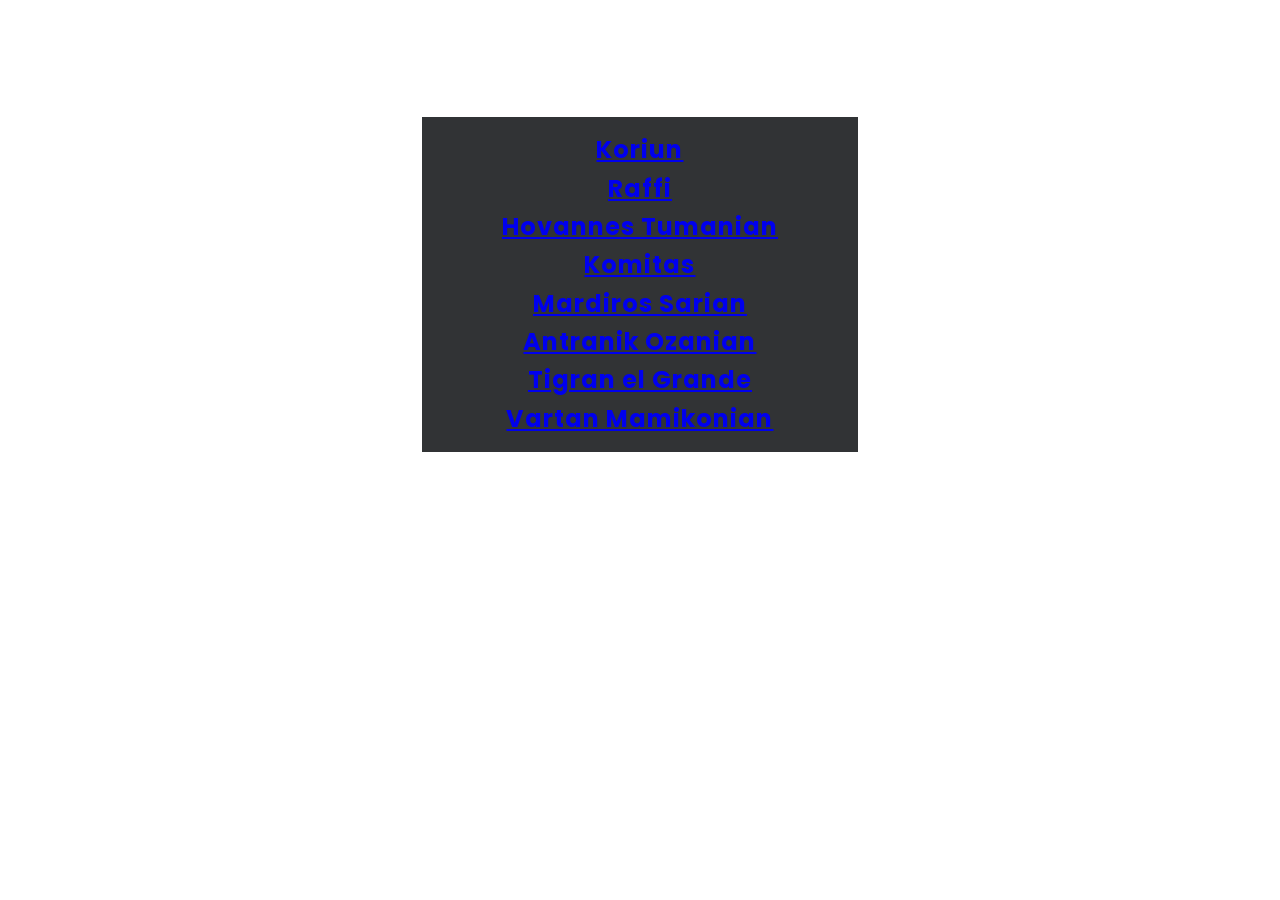
<file: index.html>
<!DOCTYPE html>
<html lang="en">
<head>
    <meta charset="UTF-8">
    <meta name="viewport" content="width=device-width, initial-scale=1.0">
    <title>Document</title>
    <link rel="stylesheet" href="style.css">
    <link rel="preconnect" href="https://fonts.googleapis.com">
<link rel="preconnect" href="https://fonts.gstatic.com" crossorigin>
<link href="https://fonts.googleapis.com/css2?family=EB+Garamond:ital,wght@0,400..800;
1,400..800&family=Google+Sans:ital,opsz,wght@0,17..18,400..700;1,17..18,400..700&family=Lato:ital,
wght@0,100;0,300;0,400;0,700;0,900;1,100;1,300;1,400;1,700;1,900&family=Oswald:wght@200..700&family=Passion+One:wght@400;700;900&family=Poppins:ital,wght@0,100;0,200;0,300;0,400;0,500;0,600;0,700;0,800;0,900;1,100;1,200;1,300;1,400;1,500;1,600;1,700;1,800;1,900&display=swap" rel="stylesheet">
</head>
<body>
    
<main>

    <div class="main-container">

            <div class="subtontainer">
            
                    


                    <div class="main-tittle">

                        <a href="index-koriun.html"><div class="main-tittle-center"><h3>Koriun </h3></div></a>
                        <a href="index-raffi.html"><div class="main-tittle-center"><h3>Raffi </h3></div></a>
                        <a href="index-tumanian.html"><div class="main-tittle-center"><h3>Hovannes Tumanian </h3></div></a>
                        <a href="index-komitas.html"><div class="main-tittle-center"><h3>Komitas </h3></div></a>
                        <a href="index-sarian.html"><div class="main-tittle-center"><h3>Mardiros Sarian </h3></div></a>
                        <a href="index-antranik.html"><div class="main-tittle-center"><h3>Antranik Ozanian</h3></div></a>
                        <a href="index-antranik.html"><div class="main-tittle-center"><h3>Tigran el Grande</h3></div></a>
                        <a href="index-antranik.html"><div class="main-tittle-center"><h3>Vartan Mamikonian</h3></div></a>

                    

                       

            </div> 

            

    </div>


       
</main>

</body>
</html>
</file>
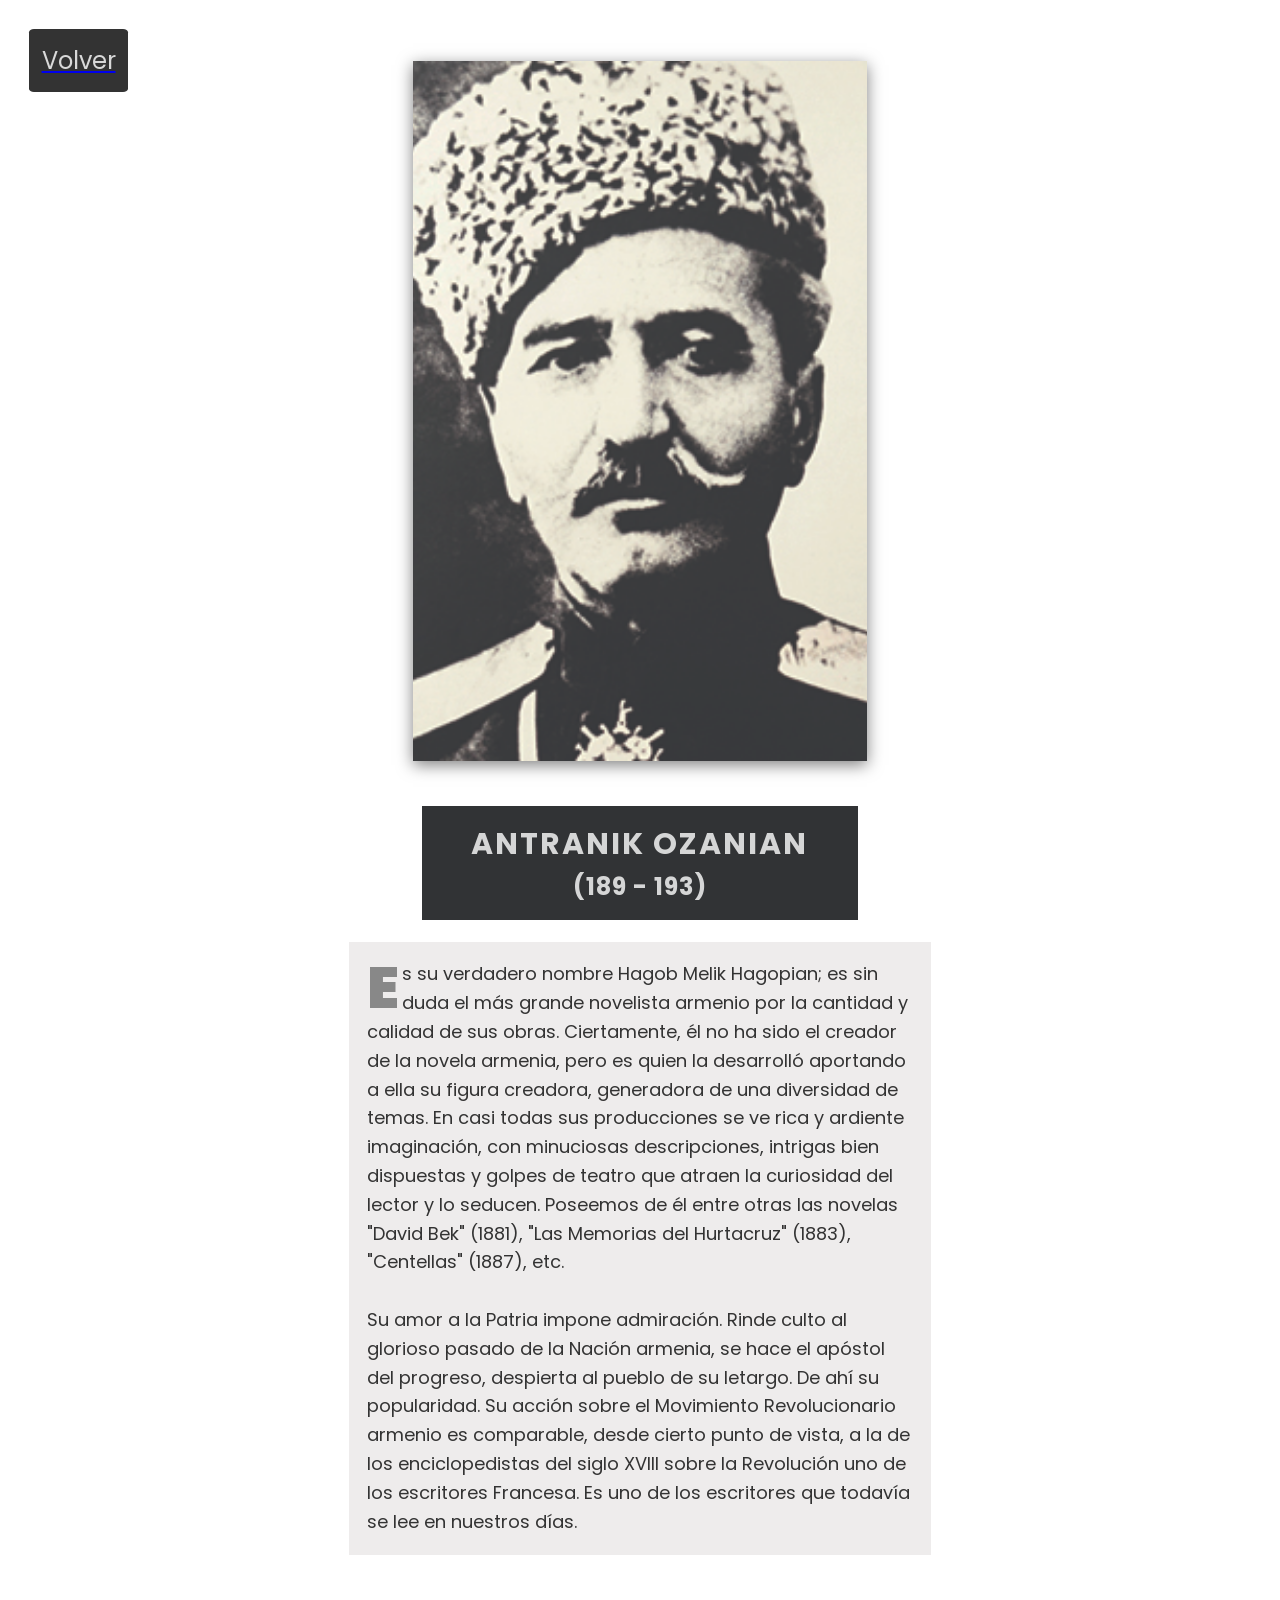
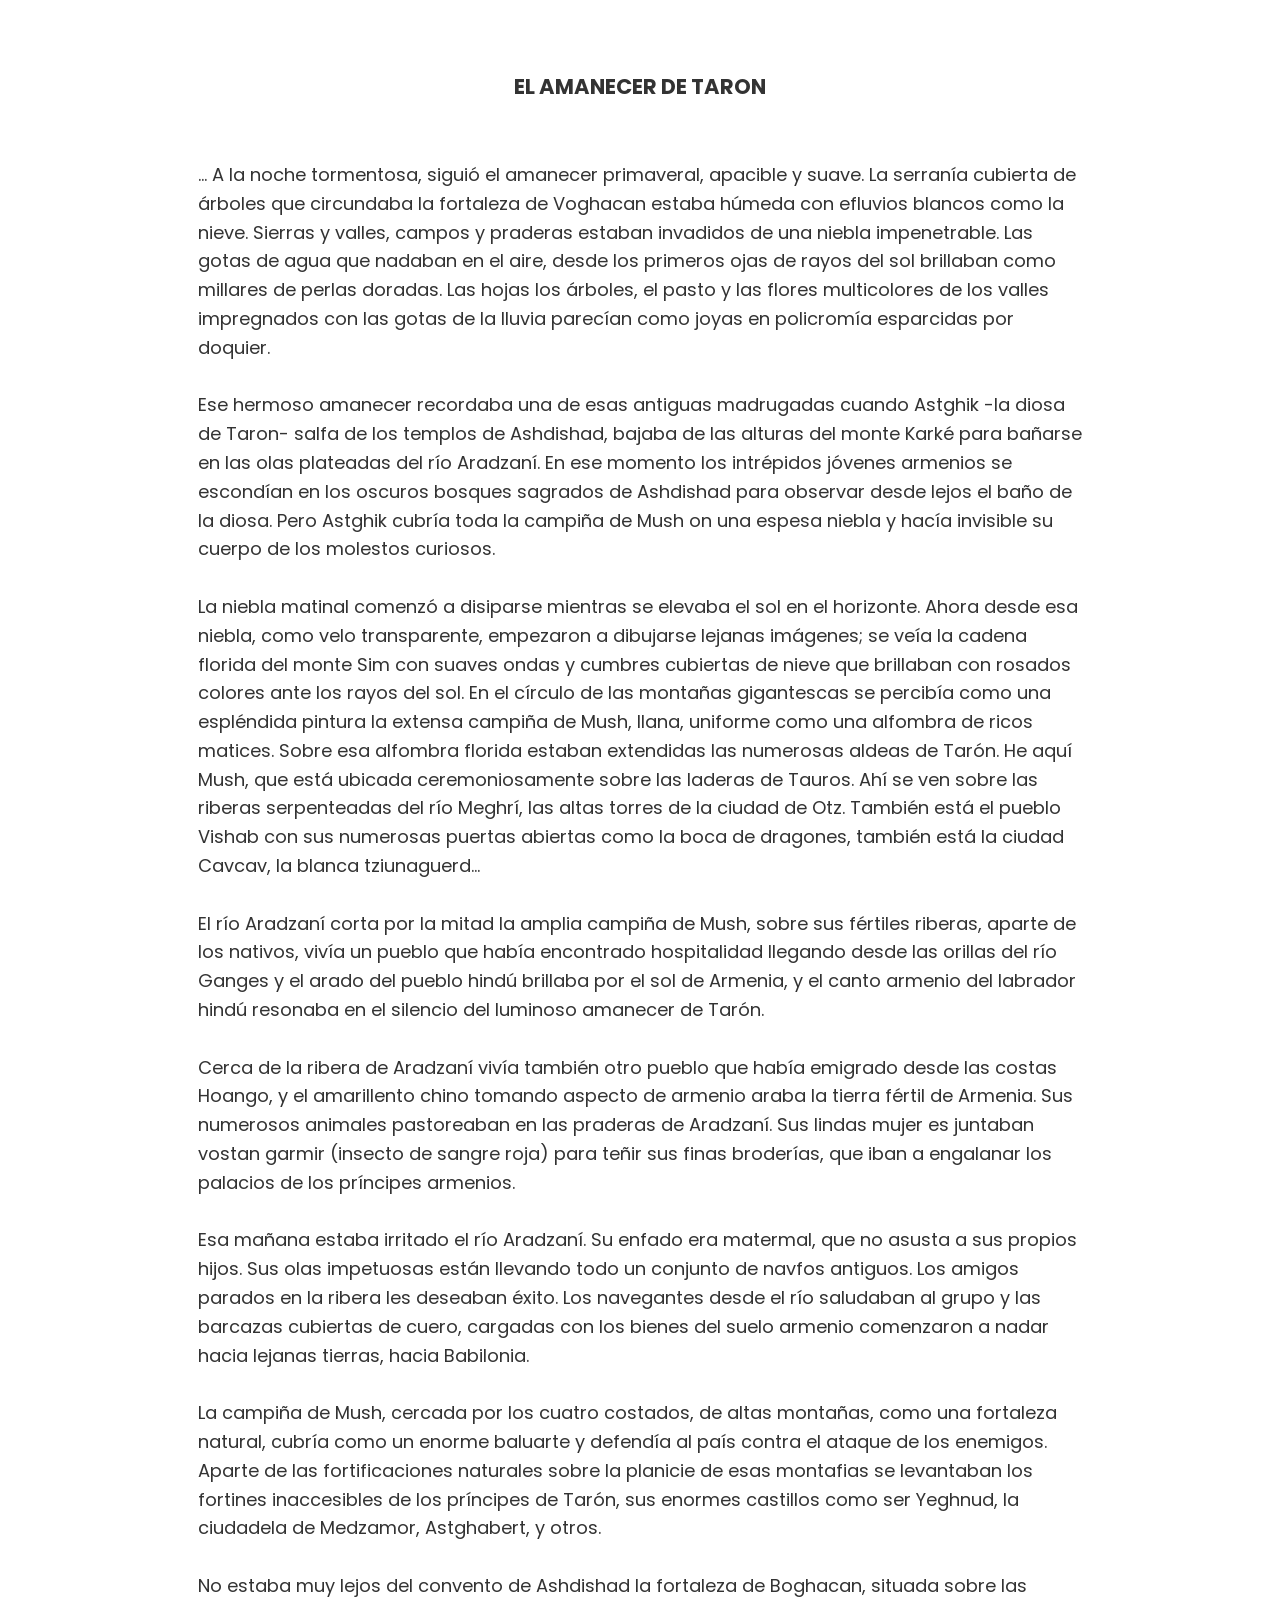
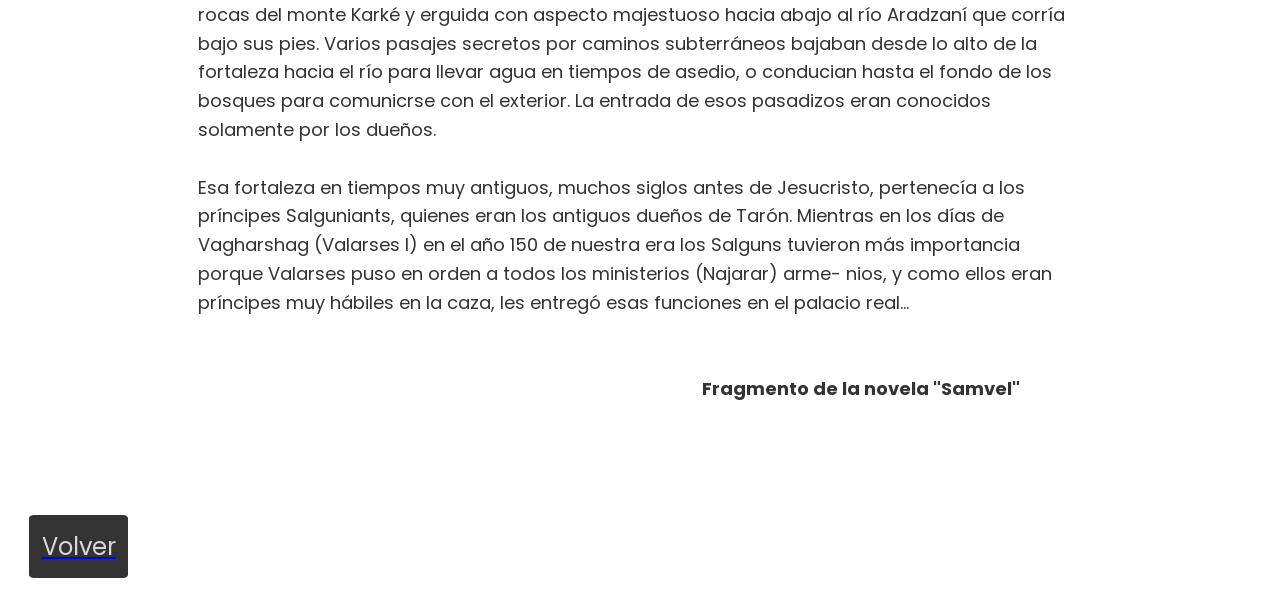
<file: index-antranik.html>
<!DOCTYPE html>
<html lang="en">
<head>
    <meta charset="UTF-8">
    <meta name="viewport" content="width=device-width, initial-scale=1.0">
    <title>Document</title>
    <link rel="stylesheet" href="style-antranik.css">
    <link rel="preconnect" href="https://fonts.googleapis.com">
<link rel="preconnect" href="https://fonts.gstatic.com" crossorigin>
<link href="https://fonts.googleapis.com/css2?family=EB+Garamond:ital,wght@0,400..800;
1,400..800&family=Google+Sans:ital,opsz,wght@0,17..18,400..700;1,17..18,400..700&family=Lato:ital,
wght@0,100;0,300;0,400;0,700;0,900;1,100;1,300;1,400;1,700;1,900&family=Oswald:wght@200..700&family=Passion+One:wght@400;700;900&family=Poppins:ital,wght@0,100;0,200;0,300;0,400;0,500;0,600;0,700;0,800;0,900;1,100;1,200;1,300;1,400;1,500;1,600;1,700;1,800;1,900&display=swap" rel="stylesheet">
</head>
<body>
    
<main>

    <div class="main-container">

                    <div class="container-return">

                         <div class="return"><a href="index.html"><p>Volver</p></a></div>

                    </div>

                 <div class="subtontainer">

                
            
                    <div class="main-picture">

                        <img src="img/Antranik.jpg" alt="">

                    </div>


                    <div class="main-tittle">

                        <div class="main-tittle-center"><h1>ANTRANIK OZANIAN</h1></div> 
                        <div class="main-tittle-center"><h3><span>(189 - 193)</span> </h3></div>

                    </div>

                
                    <div class="main-text">


                             <p>Es su verdadero nombre Hagob Melik Hagopian; es sin duda el más grande novelista armenio
                                 por la cantidad y calidad de sus obras. Ciertamente, él no ha sido el creador de la
                                  novela armenia, pero es quien la desarrolló aportando a ella su figura creadora, generadora
                                de una diversidad de temas. En casi todas sus producciones se ve rica y ardiente imaginación,
                                con minuciosas descripciones, intrigas bien dispuestas y golpes de teatro que atraen la
                                 curiosidad del lector y lo seducen. Poseemos de él entre otras las novelas "David Bek" (1881),
                                "Las Memorias del Hurtacruz" (1883), "Centellas" (1887), etc. <br><br>Su amor a la Patria impone
                                admiración. Rinde culto al glorioso pasado de la Nación armenia, se hace el apóstol del
                                progreso, despierta al pueblo de su letargo. De ahí su popularidad. Su acción sobre el Movimiento
                                 Revolucionario armenio es comparable, desde cierto punto de vista, a la de los enciclopedistas
                                del siglo XVIII sobre la Revolución uno de los escritores Francesa. Es uno de los escritores que
                                 todavía se lee en nuestros días.</p>

                    </div>       

            </div> 

            <div class="text"><h3>EL AMANECER DE TARON</h3><br><br>
                
            <p>... A la noche tormentosa, siguió el amanecer primaveral, apacible y suave. La serranía cubierta de
                 árboles que circundaba la fortaleza de Voghacan estaba húmeda con efluvios blancos como la nieve.
                  Sierras y valles, campos y praderas estaban invadidos de una niebla impenetrable. Las gotas de
                   agua que nadaban en el aire, desde los primeros ojas de rayos del sol brillaban como millares
                    de perlas doradas. Las hojas los árboles, el pasto y las flores multicolores de los valles
                     impregnados con las gotas de la lluvia parecían como joyas en policromía esparcidas por
                      doquier.<br><br> 
                    Ese hermoso amanecer recordaba una de esas antiguas madrugadas cuando Astghik -la
                     diosa de Taron- salfa de los templos de Ashdishad, bajaba de las alturas del monte
                      Karké para bañarse en las olas plateadas del río Aradzaní. En ese momento los
                       intrépidos jóvenes armenios se escondían en los oscuros bosques sagrados de
                        Ashdishad para observar desde lejos el baño de la diosa. Pero Astghik cubría toda
                         la campiña de Mush on una espesa niebla y hacía invisible su cuerpo de los
                          molestos curiosos.<br><br>
                        La niebla matinal comenzó a disiparse mientras se elevaba el sol en el horizonte.
                         Ahora desde esa niebla, como velo transparente, empezaron a dibujarse lejanas
                          imágenes; se veía la cadena florida del monte Sim con suaves ondas y cumbres
                           cubiertas de nieve que brillaban con rosados colores ante los rayos del sol.
                            En el círculo de las montañas gigantescas se percibía como una espléndida
                             pintura la extensa campiña de Mush, llana, uniforme como una alfombra de
                              ricos matices. Sobre esa alfombra florida estaban extendidas las numerosas
                               aldeas de Tarón. He aquí Mush, que está ubicada ceremoniosamente sobre las
                                laderas de Tauros. Ahí se ven sobre las riberas serpenteadas del río
                                 Meghrí, las altas torres de la ciudad de Otz. También está el pueblo
                                  Vishab con sus numerosas puertas abiertas como la boca de dragones,
                                   también está la ciudad Cavcav, la blanca tziunaguerd...<br><br>
                                   El río Aradzaní corta por la mitad la amplia campiña de Mush, sobre
                                    sus fértiles riberas, aparte de los nativos, vivía un pueblo que había
                                     encontrado hospitalidad llegando desde las orillas del río Ganges
                                      y el arado del pueblo hindú brillaba por el sol de Armenia, y el
                                       canto armenio del labrador hindú resonaba en el silencio del
                                        luminoso amanecer de Tarón.<br><br>
                                        Cerca de la ribera de Aradzaní vivía también otro pueblo que había
                                         emigrado desde las costas Hoango, y el amarillento chino tomando
                                          aspecto de armenio araba la tierra fértil de Armenia. Sus numerosos
                                           animales pastoreaban en las praderas de Aradzaní. Sus lindas mujer
                                           es juntaban vostan garmir (insecto de sangre roja) para teñir sus
                                            finas broderías, que iban a engalanar los palacios de los
                                             príncipes armenios.<br><br>
                                             Esa mañana estaba irritado el río Aradzaní. Su enfado era
                                              matermal, que no asusta a sus propios hijos. Sus olas
                                               impetuosas están llevando todo un conjunto de navfos
                                                antiguos. Los amigos parados en la ribera les deseaban
                                                 éxito. Los navegantes desde el río saludaban al grupo
                                                  y las barcazas cubiertas de cuero, cargadas con los
                                                   bienes del suelo armenio comenzaron a nadar hacia
                                                    lejanas tierras, hacia Babilonia.<br><br>
                                                    La campiña de Mush, cercada por los cuatro costados,
                                                     de altas montañas, como una fortaleza natural, cubría como
                                                      un enorme baluarte y defendía al país contra el ataque de
                                                       los enemigos. Aparte de las fortificaciones naturales
                                                        sobre la planicie de esas montafias se levantaban los fortines
                                                         inaccesibles de los príncipes de Tarón, sus enormes castillos
                                                          como ser Yeghnud, la ciudadela de Medzamor, Astghabert, y otros.<br><br>
                                                          No estaba muy lejos del convento de Ashdishad la fortaleza de Boghacan,
                                                           situada sobre las rocas del monte Karké y erguida con aspecto majestuoso
                                                            hacia abajo al río Aradzaní que corría bajo sus pies. Varios pasajes
                                                             secretos por caminos subterráneos bajaban desde lo alto de la fortaleza
                                                              hacia el río para llevar agua en tiempos de asedio, o conducian hasta
                                                               el fondo de los bosques para comunicrse con el exterior. La entrada de
                                                                esos pasadizos eran conocidos solamente por los dueños.<br><br>
                                                                Esa fortaleza en tiempos muy antiguos, muchos siglos antes de Jesucristo,
                                                                 pertenecía a los príncipes Salguniants, quienes eran los antiguos dueños de Tarón.
                                                                  Mientras en los días de Vagharshag (Valarses I) en el año 150 de nuestra era los
                                                                   Salguns tuvieron más importancia porque Valarses puso en orden a todos los
                                                                    ministerios (Najarar) arme- nios, y como ellos eran príncipes muy hábiles en la
                                                                     caza, les entregó esas funciones en el palacio real...
                                                                    </p><br><br>
                                                                    <h5>Fragmento de la novela "Samvel"</h5>
            </div>

                            <div class="container-return">

                         <div class="return"><a href="index.html"><p>Volver</p></a></div>

                    </div>

    </div>


       
</main>

</body>
</html>
</file>
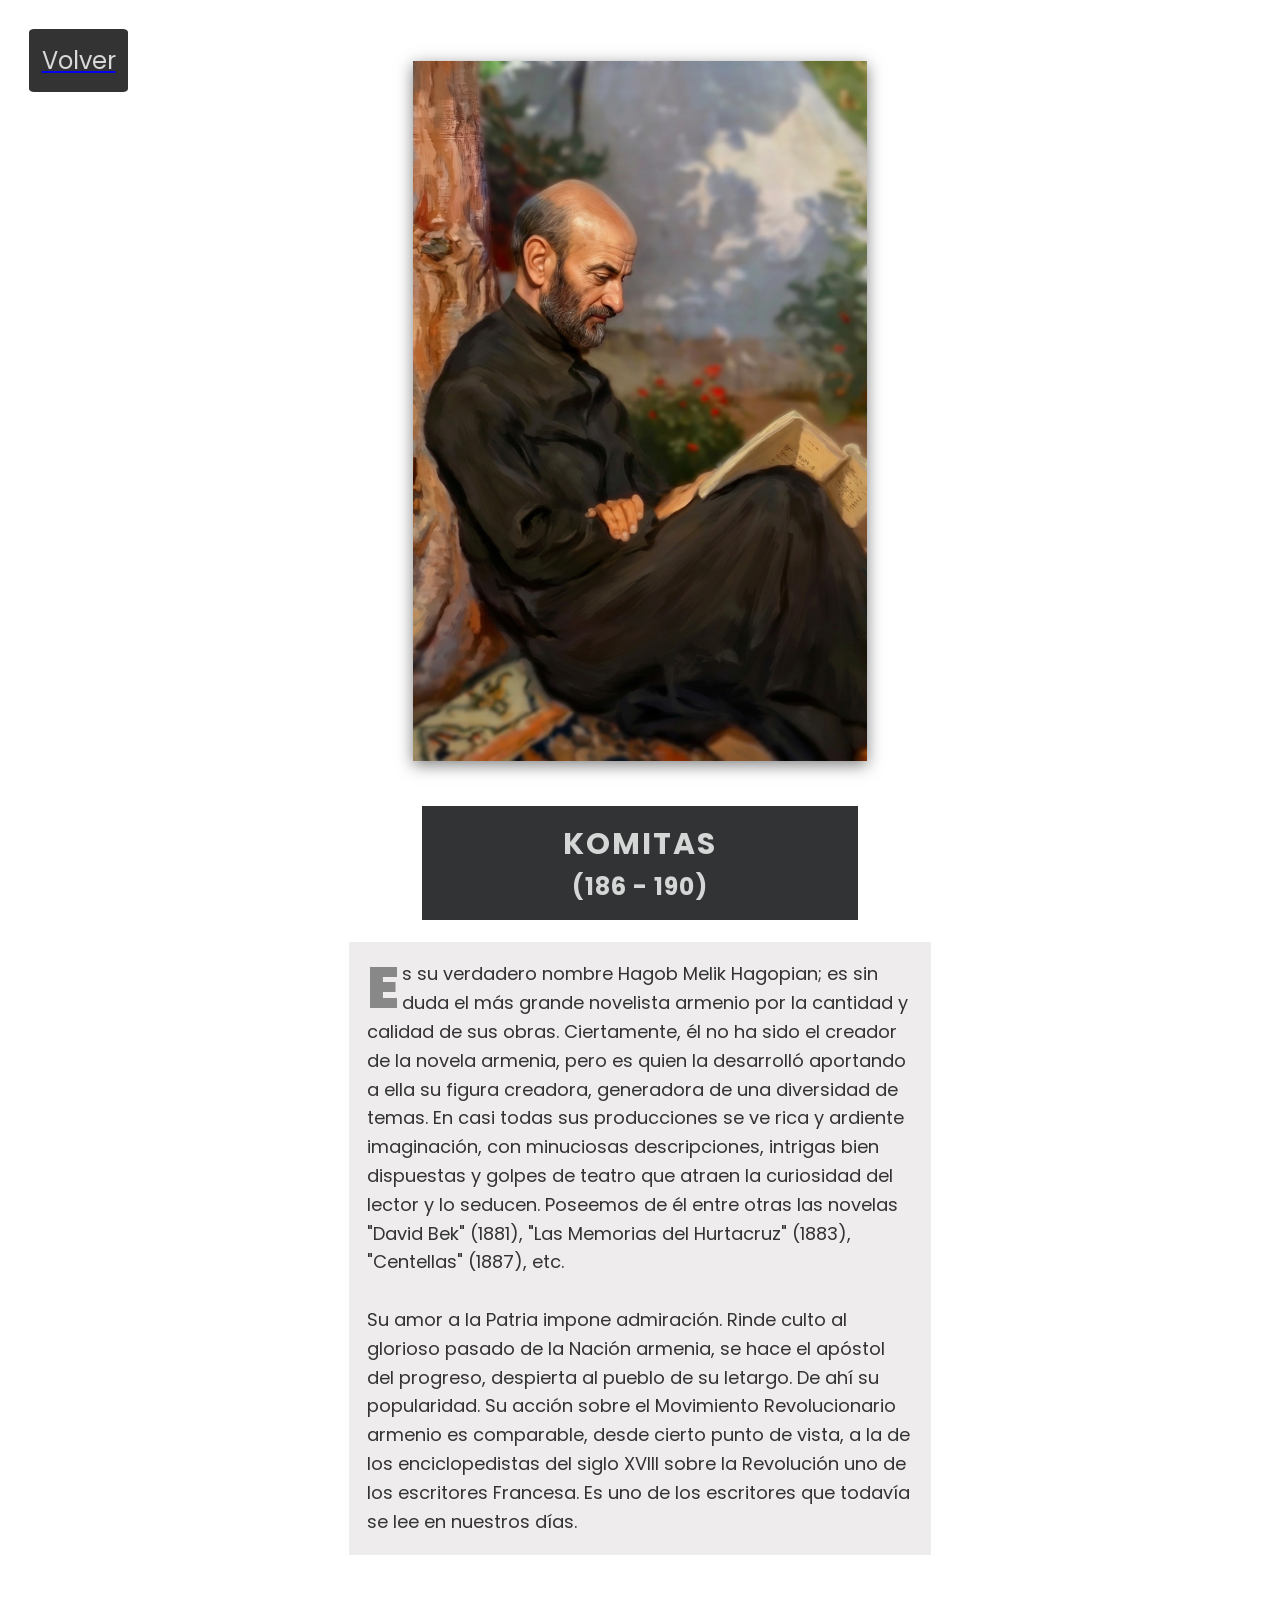
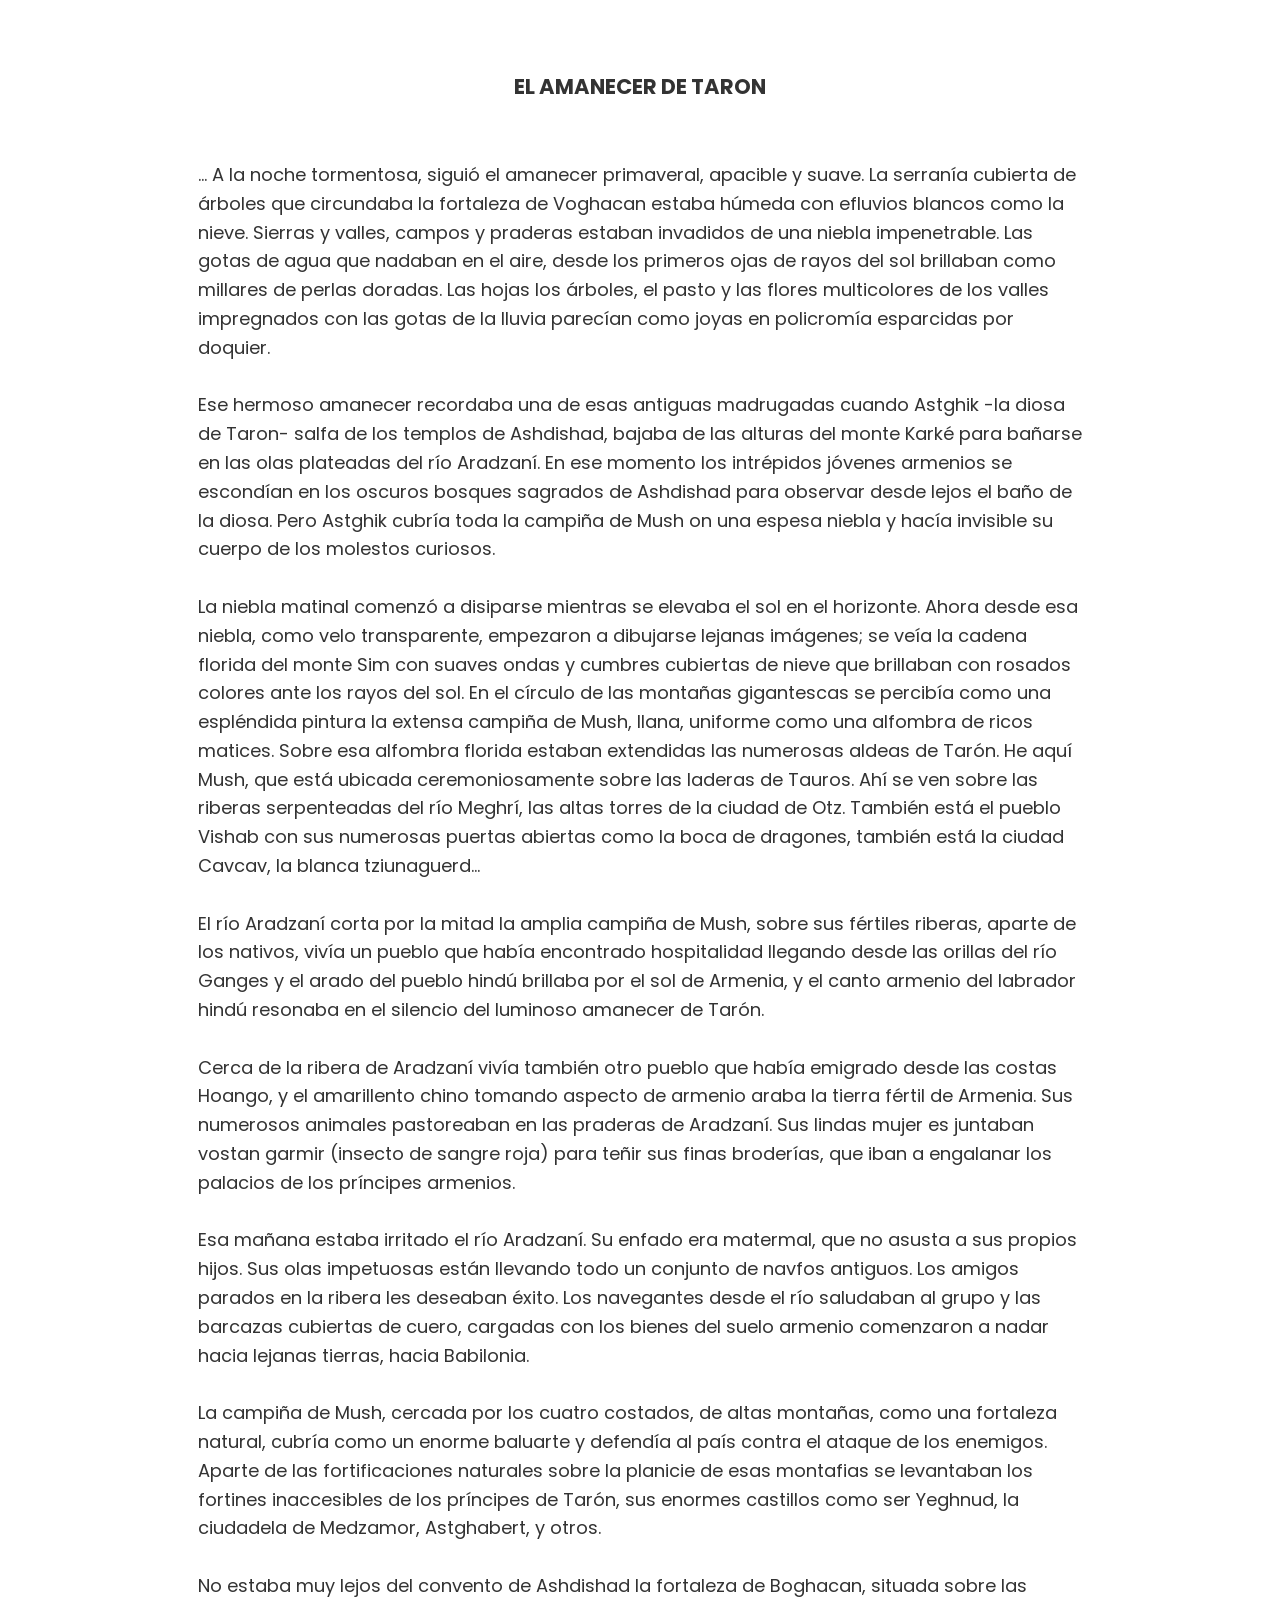
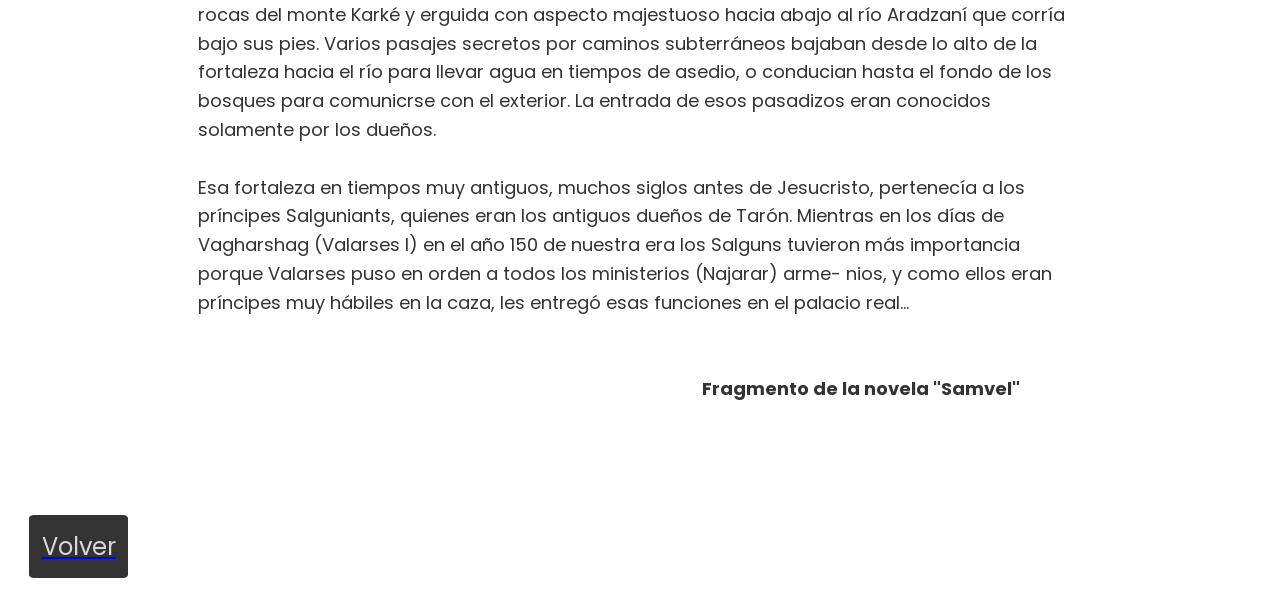
<file: index-komitas.html>
<!DOCTYPE html>
<html lang="en">
<head>
    <meta charset="UTF-8">
    <meta name="viewport" content="width=device-width, initial-scale=1.0">
    <title>Document</title>
    <link rel="stylesheet" href="style-komitas.css">
    <link rel="preconnect" href="https://fonts.googleapis.com">
<link rel="preconnect" href="https://fonts.gstatic.com" crossorigin>
<link href="https://fonts.googleapis.com/css2?family=EB+Garamond:ital,wght@0,400..800;
1,400..800&family=Google+Sans:ital,opsz,wght@0,17..18,400..700;1,17..18,400..700&family=Lato:ital,
wght@0,100;0,300;0,400;0,700;0,900;1,100;1,300;1,400;1,700;1,900&family=Oswald:wght@200..700&family=Passion+One:wght@400;700;900&family=Poppins:ital,wght@0,100;0,200;0,300;0,400;0,500;0,600;0,700;0,800;0,900;1,100;1,200;1,300;1,400;1,500;1,600;1,700;1,800;1,900&display=swap" rel="stylesheet">
</head>
<body>
    
<main>

    <div class="main-container">

                    <div class="container-return">

                         <div class="return"><a href="index.html"><p>Volver</p></a></div>

                    </div>

                 <div class="subtontainer">

                
            
                    <div class="main-picture">

                        <img src="img/Komitas.jpg" alt="">

                    </div>


                    <div class="main-tittle">

                        <div class="main-tittle-center"><h1>KOMITAS</h1></div> 
                        <div class="main-tittle-center"><h3><span>(186 - 190)</span> </h3></div>

                    </div>

                
                    <div class="main-text">


                             <p>Es su verdadero nombre Hagob Melik Hagopian; es sin duda el más grande novelista armenio
                                 por la cantidad y calidad de sus obras. Ciertamente, él no ha sido el creador de la
                                  novela armenia, pero es quien la desarrolló aportando a ella su figura creadora, generadora
                                de una diversidad de temas. En casi todas sus producciones se ve rica y ardiente imaginación,
                                con minuciosas descripciones, intrigas bien dispuestas y golpes de teatro que atraen la
                                 curiosidad del lector y lo seducen. Poseemos de él entre otras las novelas "David Bek" (1881),
                                "Las Memorias del Hurtacruz" (1883), "Centellas" (1887), etc. <br><br>Su amor a la Patria impone
                                admiración. Rinde culto al glorioso pasado de la Nación armenia, se hace el apóstol del
                                progreso, despierta al pueblo de su letargo. De ahí su popularidad. Su acción sobre el Movimiento
                                 Revolucionario armenio es comparable, desde cierto punto de vista, a la de los enciclopedistas
                                del siglo XVIII sobre la Revolución uno de los escritores Francesa. Es uno de los escritores que
                                 todavía se lee en nuestros días.</p>

                    </div>       

            </div> 

            <div class="text"><h3>EL AMANECER DE TARON</h3><br><br>
                
            <p>... A la noche tormentosa, siguió el amanecer primaveral, apacible y suave. La serranía cubierta de
                 árboles que circundaba la fortaleza de Voghacan estaba húmeda con efluvios blancos como la nieve.
                  Sierras y valles, campos y praderas estaban invadidos de una niebla impenetrable. Las gotas de
                   agua que nadaban en el aire, desde los primeros ojas de rayos del sol brillaban como millares
                    de perlas doradas. Las hojas los árboles, el pasto y las flores multicolores de los valles
                     impregnados con las gotas de la lluvia parecían como joyas en policromía esparcidas por
                      doquier.<br><br> 
                    Ese hermoso amanecer recordaba una de esas antiguas madrugadas cuando Astghik -la
                     diosa de Taron- salfa de los templos de Ashdishad, bajaba de las alturas del monte
                      Karké para bañarse en las olas plateadas del río Aradzaní. En ese momento los
                       intrépidos jóvenes armenios se escondían en los oscuros bosques sagrados de
                        Ashdishad para observar desde lejos el baño de la diosa. Pero Astghik cubría toda
                         la campiña de Mush on una espesa niebla y hacía invisible su cuerpo de los
                          molestos curiosos.<br><br>
                        La niebla matinal comenzó a disiparse mientras se elevaba el sol en el horizonte.
                         Ahora desde esa niebla, como velo transparente, empezaron a dibujarse lejanas
                          imágenes; se veía la cadena florida del monte Sim con suaves ondas y cumbres
                           cubiertas de nieve que brillaban con rosados colores ante los rayos del sol.
                            En el círculo de las montañas gigantescas se percibía como una espléndida
                             pintura la extensa campiña de Mush, llana, uniforme como una alfombra de
                              ricos matices. Sobre esa alfombra florida estaban extendidas las numerosas
                               aldeas de Tarón. He aquí Mush, que está ubicada ceremoniosamente sobre las
                                laderas de Tauros. Ahí se ven sobre las riberas serpenteadas del río
                                 Meghrí, las altas torres de la ciudad de Otz. También está el pueblo
                                  Vishab con sus numerosas puertas abiertas como la boca de dragones,
                                   también está la ciudad Cavcav, la blanca tziunaguerd...<br><br>
                                   El río Aradzaní corta por la mitad la amplia campiña de Mush, sobre
                                    sus fértiles riberas, aparte de los nativos, vivía un pueblo que había
                                     encontrado hospitalidad llegando desde las orillas del río Ganges
                                      y el arado del pueblo hindú brillaba por el sol de Armenia, y el
                                       canto armenio del labrador hindú resonaba en el silencio del
                                        luminoso amanecer de Tarón.<br><br>
                                        Cerca de la ribera de Aradzaní vivía también otro pueblo que había
                                         emigrado desde las costas Hoango, y el amarillento chino tomando
                                          aspecto de armenio araba la tierra fértil de Armenia. Sus numerosos
                                           animales pastoreaban en las praderas de Aradzaní. Sus lindas mujer
                                           es juntaban vostan garmir (insecto de sangre roja) para teñir sus
                                            finas broderías, que iban a engalanar los palacios de los
                                             príncipes armenios.<br><br>
                                             Esa mañana estaba irritado el río Aradzaní. Su enfado era
                                              matermal, que no asusta a sus propios hijos. Sus olas
                                               impetuosas están llevando todo un conjunto de navfos
                                                antiguos. Los amigos parados en la ribera les deseaban
                                                 éxito. Los navegantes desde el río saludaban al grupo
                                                  y las barcazas cubiertas de cuero, cargadas con los
                                                   bienes del suelo armenio comenzaron a nadar hacia
                                                    lejanas tierras, hacia Babilonia.<br><br>
                                                    La campiña de Mush, cercada por los cuatro costados,
                                                     de altas montañas, como una fortaleza natural, cubría como
                                                      un enorme baluarte y defendía al país contra el ataque de
                                                       los enemigos. Aparte de las fortificaciones naturales
                                                        sobre la planicie de esas montafias se levantaban los fortines
                                                         inaccesibles de los príncipes de Tarón, sus enormes castillos
                                                          como ser Yeghnud, la ciudadela de Medzamor, Astghabert, y otros.<br><br>
                                                          No estaba muy lejos del convento de Ashdishad la fortaleza de Boghacan,
                                                           situada sobre las rocas del monte Karké y erguida con aspecto majestuoso
                                                            hacia abajo al río Aradzaní que corría bajo sus pies. Varios pasajes
                                                             secretos por caminos subterráneos bajaban desde lo alto de la fortaleza
                                                              hacia el río para llevar agua en tiempos de asedio, o conducian hasta
                                                               el fondo de los bosques para comunicrse con el exterior. La entrada de
                                                                esos pasadizos eran conocidos solamente por los dueños.<br><br>
                                                                Esa fortaleza en tiempos muy antiguos, muchos siglos antes de Jesucristo,
                                                                 pertenecía a los príncipes Salguniants, quienes eran los antiguos dueños de Tarón.
                                                                  Mientras en los días de Vagharshag (Valarses I) en el año 150 de nuestra era los
                                                                   Salguns tuvieron más importancia porque Valarses puso en orden a todos los
                                                                    ministerios (Najarar) arme- nios, y como ellos eran príncipes muy hábiles en la
                                                                     caza, les entregó esas funciones en el palacio real...
                                                                    </p><br><br>
                                                                    <h5>Fragmento de la novela "Samvel"</h5>
            </div>
            
                <div class="container-return">

                         <div class="return"><a href="index.html"><p>Volver</p></a></div>

                    </div>

    </div>


       
</main>

</body>
</html>
</file>
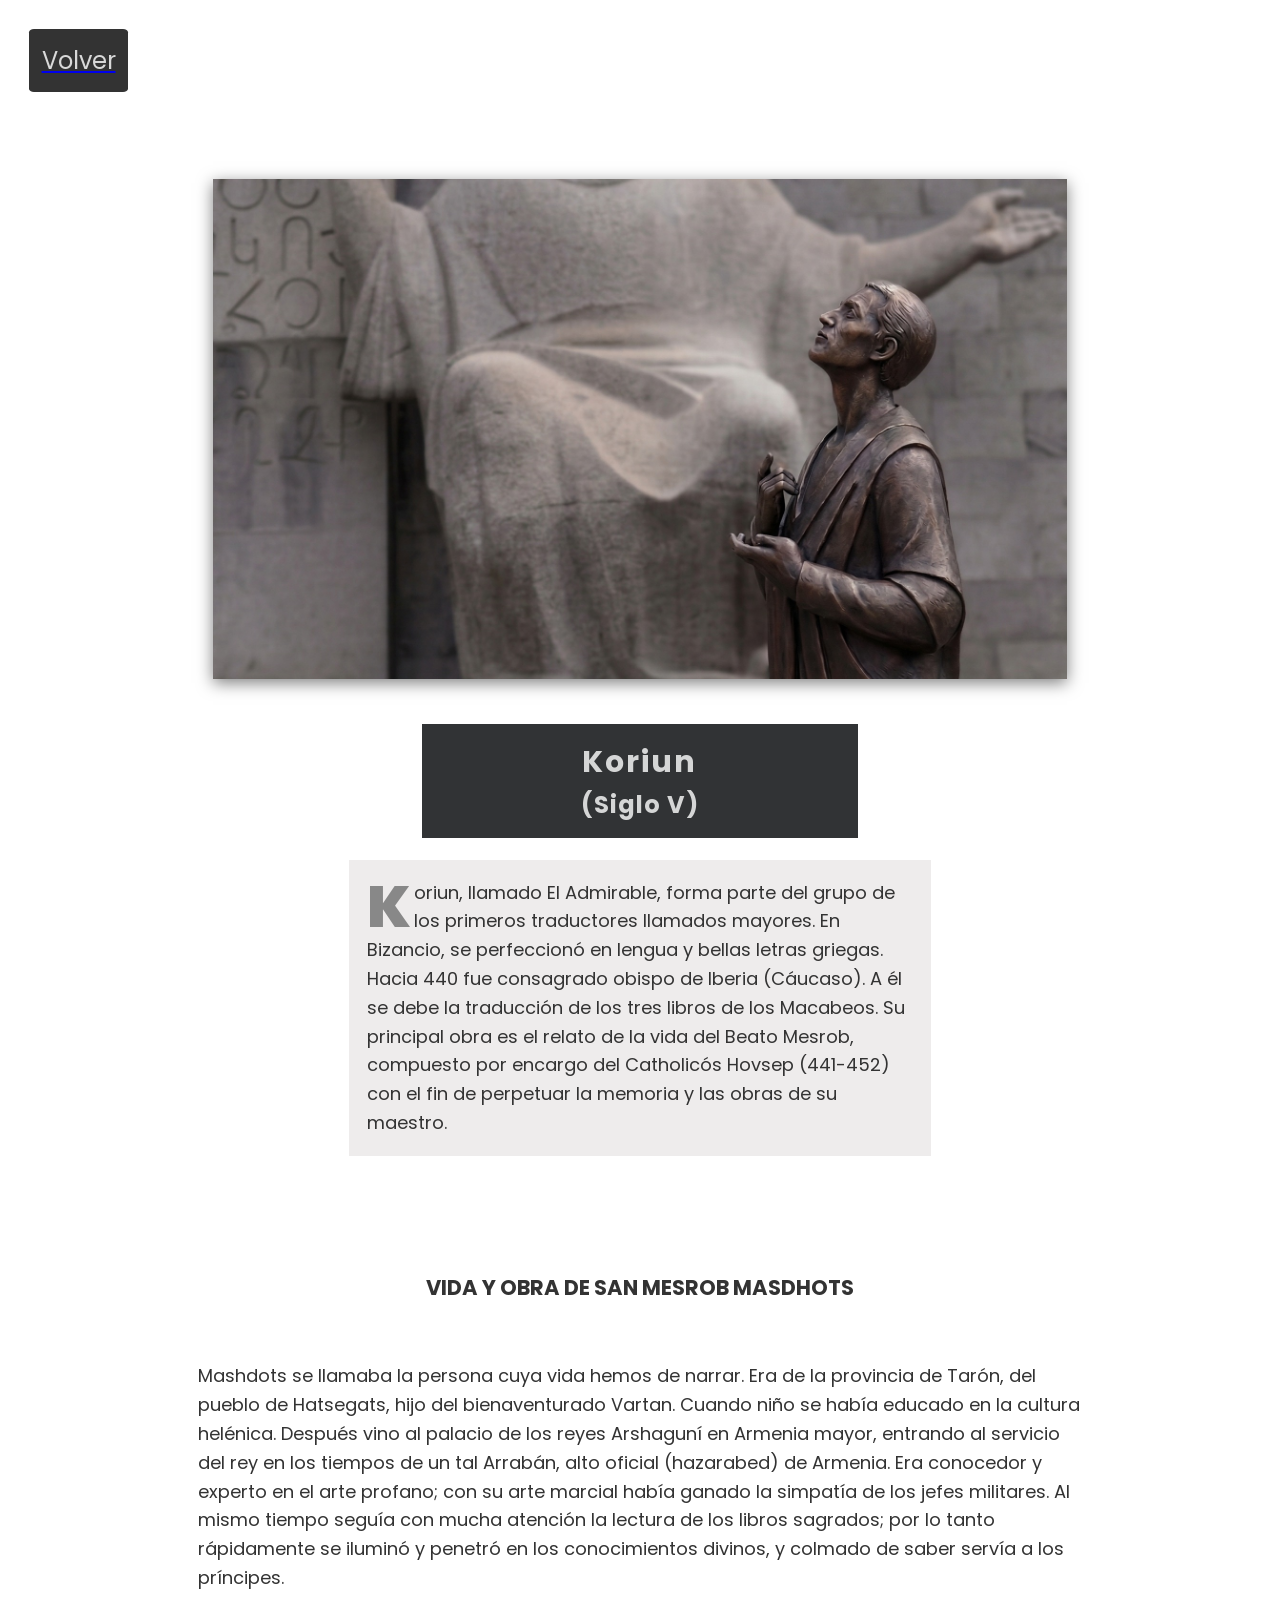
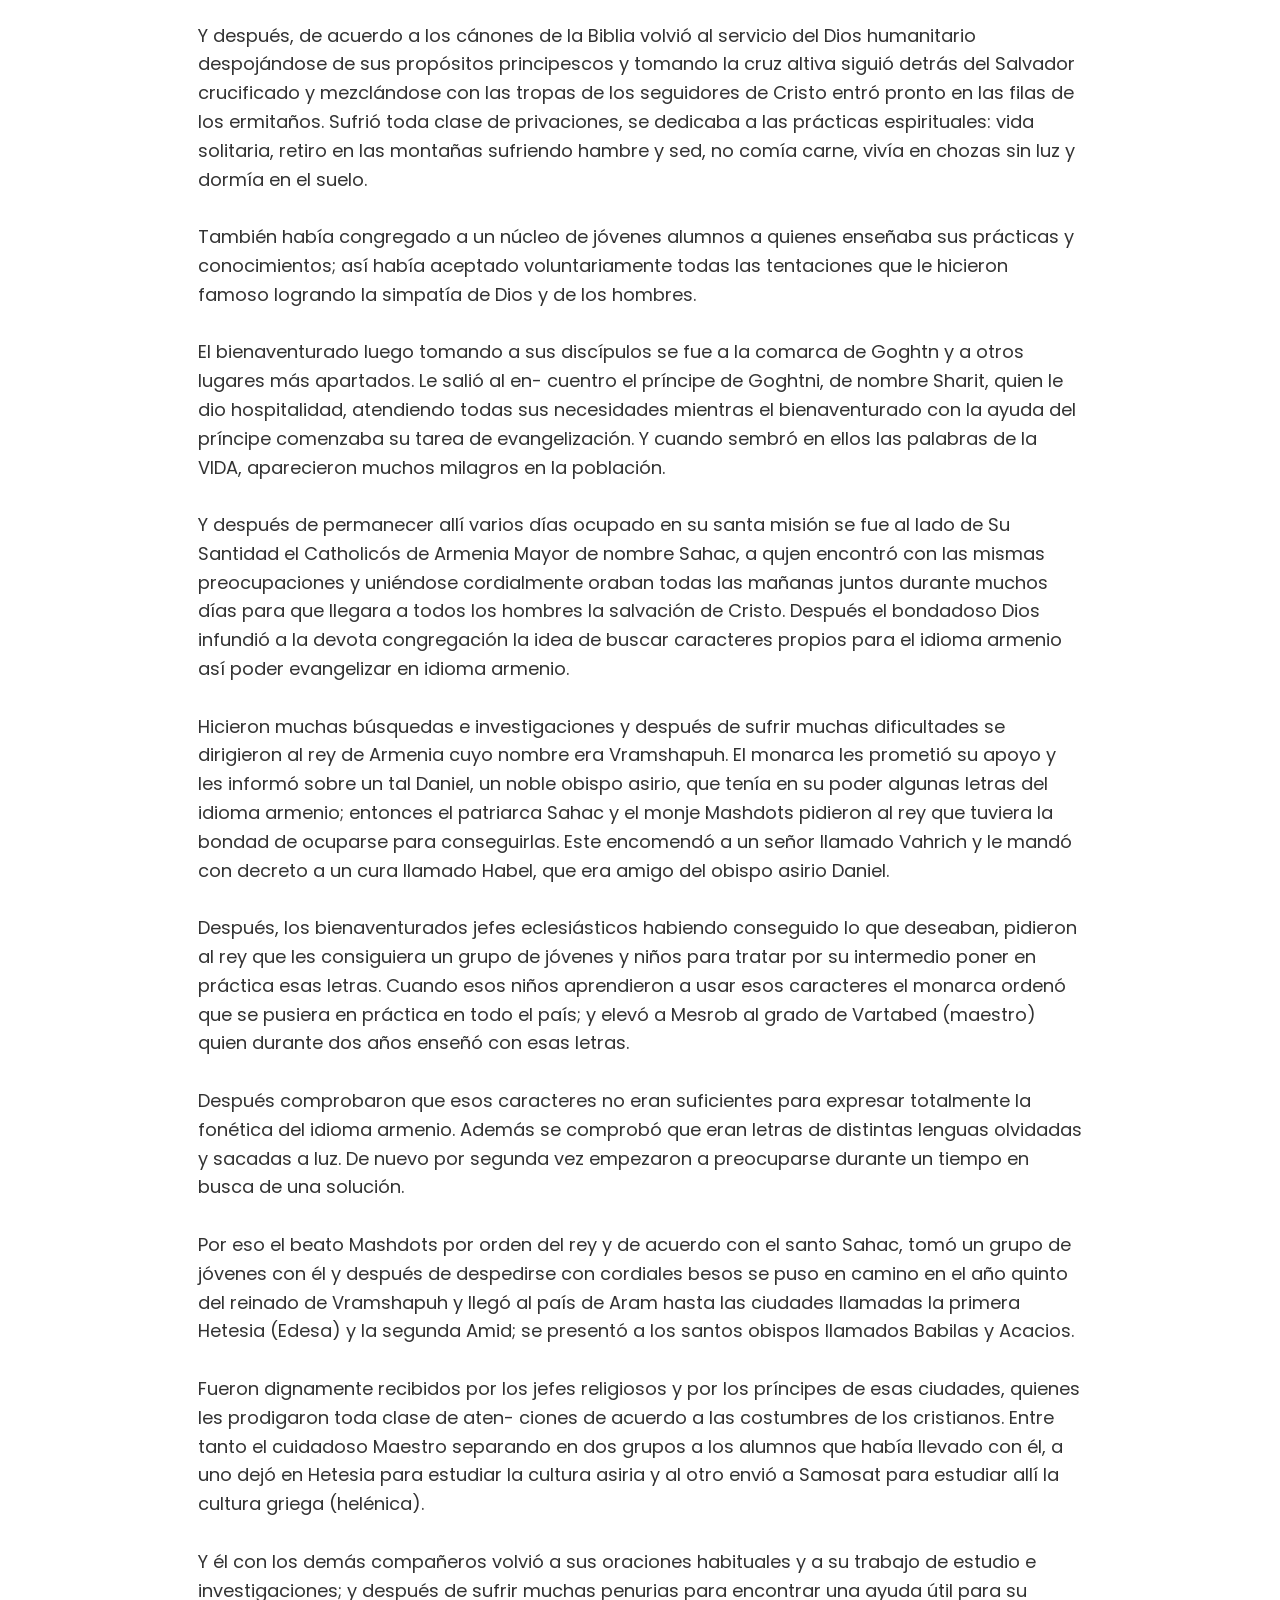
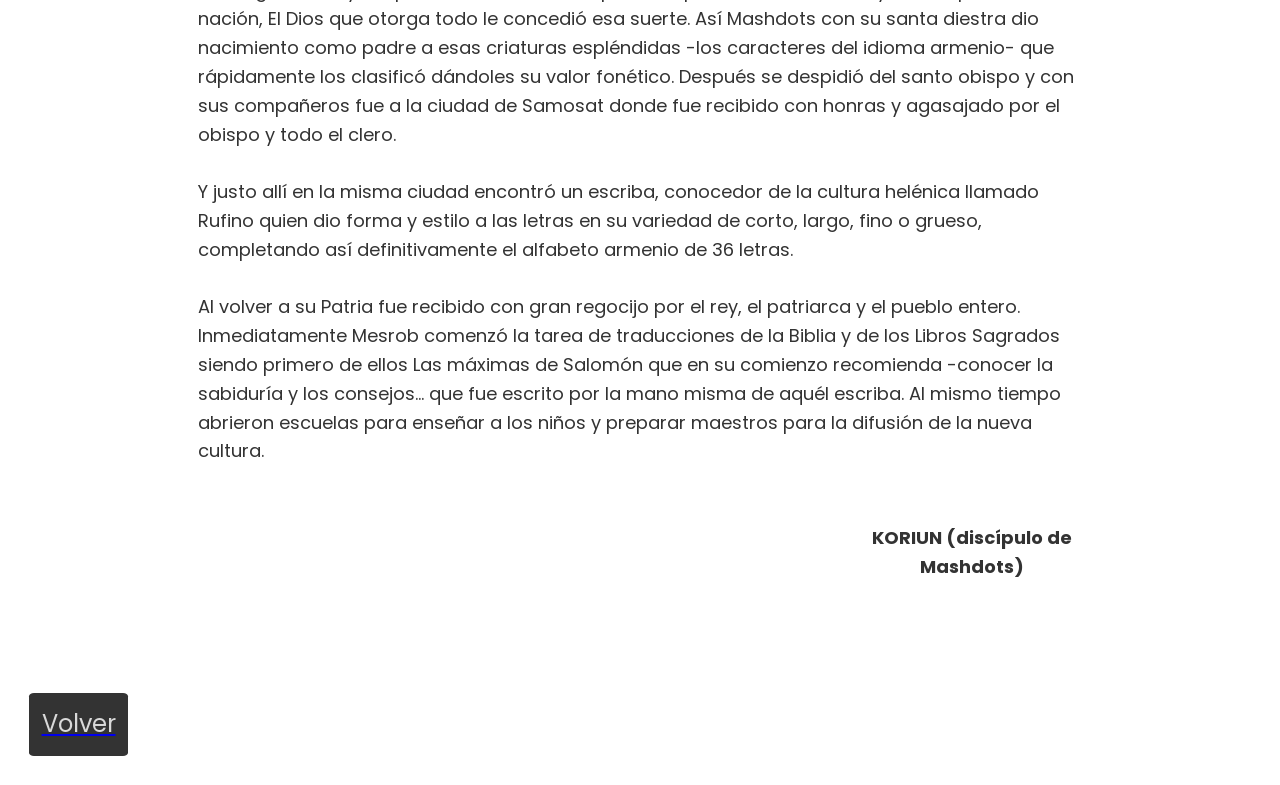
<file: index-koriun.html>
<!DOCTYPE html>
<html lang="en">
<head>
    <meta charset="UTF-8">
    <meta name="viewport" content="width=device-width, initial-scale=1.0">
    <title>Document</title>
    <link rel="stylesheet" href="style-koriun.css">
    <link rel="preconnect" href="https://fonts.googleapis.com">
<link rel="preconnect" href="https://fonts.gstatic.com" crossorigin>
<link href="https://fonts.googleapis.com/css2?family=EB+Garamond:ital,wght@0,400..800;
1,400..800&family=Google+Sans:ital,opsz,wght@0,17..18,400..700;1,17..18,400..700&family=Lato:ital,
wght@0,100;0,300;0,400;0,700;0,900;1,100;1,300;1,400;1,700;1,900&family=Oswald:wght@200..700&family=Passion+One:wght@400;700;900&family=Poppins:ital,wght@0,100;0,200;0,300;0,400;0,500;0,600;0,700;0,800;0,900;1,100;1,200;1,300;1,400;1,500;1,600;1,700;1,800;1,900&display=swap" rel="stylesheet">
</head>
<body>
    
<main>

    <div class="main-container">

                            <div class="container-return">

                         <div class="return"><a href="index.html"><p>Volver</p></a></div>

                    </div>

            <div class="subtontainer">
            
                    <div class="main-picture">

                        <img src="img/Koriun2.jpg" alt="">

                    </div>


                    <div class="main-tittle">

                        <div class="main-tittle-center"><h1>Koriun </h1></div> 
                        <div class="main-tittle-center"><h3><span>(Siglo V)</span> </h3></div>

                    </div>

                
                    <div class="main-text">


                             <p>Koriun, llamado El Admirable, forma parte del grupo de los primeros traductores llamados mayores. 
                                En Bizancio, se perfeccionó en lengua y bellas letras griegas. Hacia 440 fue consagrado obispo de 
                                Iberia (Cáucaso). A él se debe la traducción de los tres libros de los Macabeos. Su principal obra
                                 es el relato de la vida del Beato Mesrob, compuesto por encargo del Catholicós Hovsep (441-452) 
                                con el fin de perpetuar la memoria y las obras de su maestro.</p>

                    </div>       

            </div> 

            <div class="text"><h3>VIDA Y OBRA DE SAN MESROB MASDHOTS</h3><br><br>
                
            <p>Mashdots se llamaba la persona cuya vida hemos de narrar. Era de la provincia de Tarón, del
              pueblo de Hatsegats, hijo del bienaventurado Vartan. Cuando niño se había educado en la
              cultura helénica. Después vino al palacio de los reyes Arshaguní en Armenia mayor, entrando
              al servicio del rey en los tiempos de un tal Arrabán, alto oficial (hazarabed) de Armenia.
              Era conocedor y experto en el arte profano; con su arte marcial había ganado la simpatía de
              los jefes militares. Al mismo tiempo seguía con mucha atención la lectura de los libros
              sagrados; por lo tanto rápidamente se iluminó y penetró en los conocimientos divinos, y
              colmado de saber servía a los príncipes.<br><br>Y después, de acuerdo a los cánones de la Biblia
              volvió al servicio del Dios humanitario despojándose de sus propósitos principescos y 
              tomando la cruz altiva siguió detrás del Salvador crucificado y mezclándose con las tropas
              de los seguidores de Cristo entró pronto en las filas de los ermitaños. Sufrió toda clase
              de privaciones, se dedicaba a las prácticas espirituales: vida solitaria, retiro en las
              montañas sufriendo hambre y sed, no comía carne, vivía en chozas sin luz y dormía en el
              suelo. <br><br>También había congregado a un núcleo de jóvenes alumnos a quienes enseñaba sus
              prácticas y conocimientos; así había aceptado voluntariamente todas las tentaciones que le
              hicieron famoso logrando la simpatía de Dios y de los hombres.<br><br> El bienaventurado luego
              tomando a sus discípulos se fue a la comarca de Goghtn y a otros lugares más apartados. Le
              salió al en- cuentro el príncipe de Goghtni, de nombre Sharit, quien le dio hospitalidad, 
              atendiendo todas sus necesidades mientras el bienaventurado con la ayuda del príncipe
              comenzaba su tarea de evangelización. Y cuando sembró en ellos las palabras de la VIDA, 
              aparecieron muchos milagros en la población.<br><br> Y después de permanecer allí varios días
              ocupado en su santa misión se fue al lado de Su Santidad el Catholicós de Armenia Mayor de
               nombre Sahac, a qujen encontró con las mismas preocupaciones y uniéndose cordialmente
              oraban todas las mañanas juntos durante muchos días para que llegara a todos los hombres
              la salvación de Cristo. Después el bondadoso Dios infundió a la devota congregación la idea
               de buscar caracteres propios para el idioma armenio así poder evangelizar
              en idioma armenio.<br><br> Hicieron muchas búsquedas e investigaciones y después de sufrir muchas
              dificultades se dirigieron al rey de Armenia cuyo nombre era Vramshapuh. El monarca les prometió
              su apoyo y les informó sobre un tal Daniel, un noble obispo asirio, que tenía en su poder
              algunas letras del idioma armenio; entonces el patriarca Sahac y el monje Mashdots
              pidieron al rey que tuviera la bondad de ocuparse para conseguirlas. Este encomendó
              a un señor llamado Vahrich y le mandó con decreto a un cura llamado Habel, que era 
              amigo del obispo asirio Daniel. <br><br> Después, los bienaventurados jefes eclesiásticos 
              habiendo conseguido lo que deseaban, pidieron al rey que les consiguiera un 
              grupo de jóvenes y niños para tratar por su intermedio poner en práctica esas letras.
              Cuando esos niños aprendieron a usar esos caracteres el monarca ordenó que se pusiera en
              práctica en todo el país; y  elevó a Mesrob al grado de Vartabed 
             (maestro) quien durante dos años enseñó con esas letras.<br><br> Después comprobaron 
            que esos caracteres no eran suficientes para expresar totalmente la fonética del 
            idioma armenio. Además se comprobó que eran letras de distintas lenguas 
            olvidadas y sacadas a luz. De nuevo por segunda vez empezaron a preocuparse durante
            un tiempo en busca de una solución.<br><br> Por eso el beato Mashdots por orden del rey 
            y de acuerdo con el santo Sahac, tomó un grupo de jóvenes con él y después de despedirse con
             cordiales besos se puso en camino en el  año quinto del reinado de Vramshapuh y llegó al
            país de Aram hasta las ciudades llamadas la primera Hetesia (Edesa) y la segunda Amid; 
            se presentó a los santos obispos llamados Babilas y Acacios.<br><br> 
             Fueron dignamente recibidos por los jefes religiosos y por los príncipes de esas ciudades, 
             quienes les prodigaron toda clase de aten- ciones de acuerdo a las costumbres de los cristianos. 
             Entre tanto el cuidadoso Maestro separando en dos grupos a los alumnos que había llevado con él, a 
             uno dejó en Hetesia para estudiar la cultura asiria y al otro envió a Samosat para estudiar allí la 
             cultura griega (helénica). <br><br> Y él con los demás compañeros volvió a sus oraciones habituales y a su 
             trabajo de estudio e investigaciones; y después de sufrir muchas penurias para encontrar una ayuda 
             útil para su nación, El Dios que otorga todo le concedió esa suerte. Así Mashdots con su santa 
            diestra dio nacimiento como padre a esas criaturas espléndidas -los caracteres del idioma armenio- 
            que rápidamente los clasificó dándoles su valor fonético. Después se despidió del santo obispo y 
            con sus compañeros fue a la ciudad de Samosat donde fue recibido con honras y agasajado por el 
            obispo y todo el clero. <br><br> Y justo allí en la misma ciudad encontró un escriba, conocedor de la 
         cultura helénica llamado Rufino quien dio forma y estilo a las letras en su variedad de corto, 
         largo, fino o grueso, completando así definitivamente el alfabeto armenio de 36 letras.<br><br> 
         Al volver a su Patria fue recibido con gran regocijo por el rey, el patriarca y el pueblo entero. 
         Inmediatamente Mesrob comenzó la tarea de traducciones de la Biblia y de los Libros Sagrados 
         siendo primero de ellos Las máximas de Salomón que en su comienzo recomienda -conocer la 
         sabiduría y los consejos... que fue escrito por la mano misma de aquél escriba. Al mismo tiempo 
         abrieron escuelas para enseñar a los niños y preparar maestros para la difusión de la nueva
        cultura.</p>

         <br><br>
         
         <h5>KORIUN (discípulo de Mashdots)</h5>
        
        </div>

                        <div class="container-return">

                         <div class="return"><a href="index.html"><p>Volver</p></a></div>

                    </div>

    </div>


       
</main>

</body>
</html>
</file>
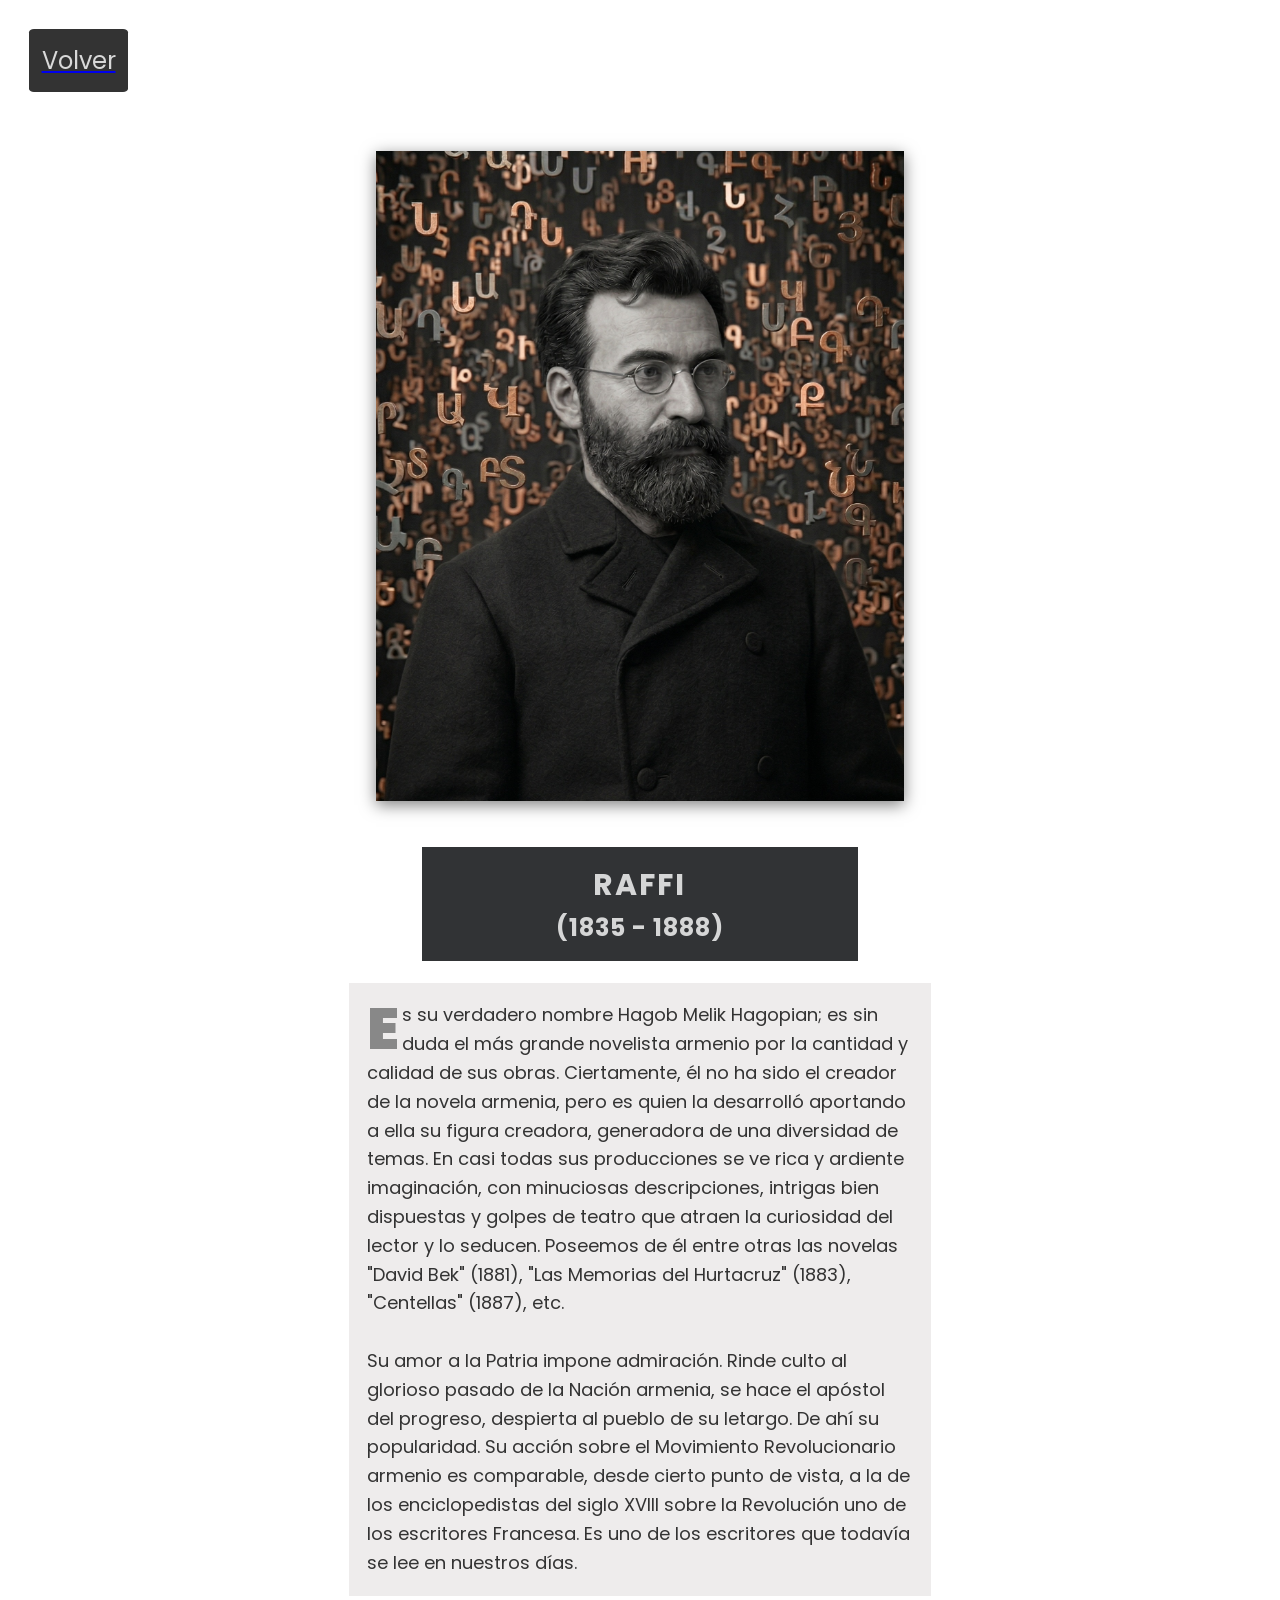
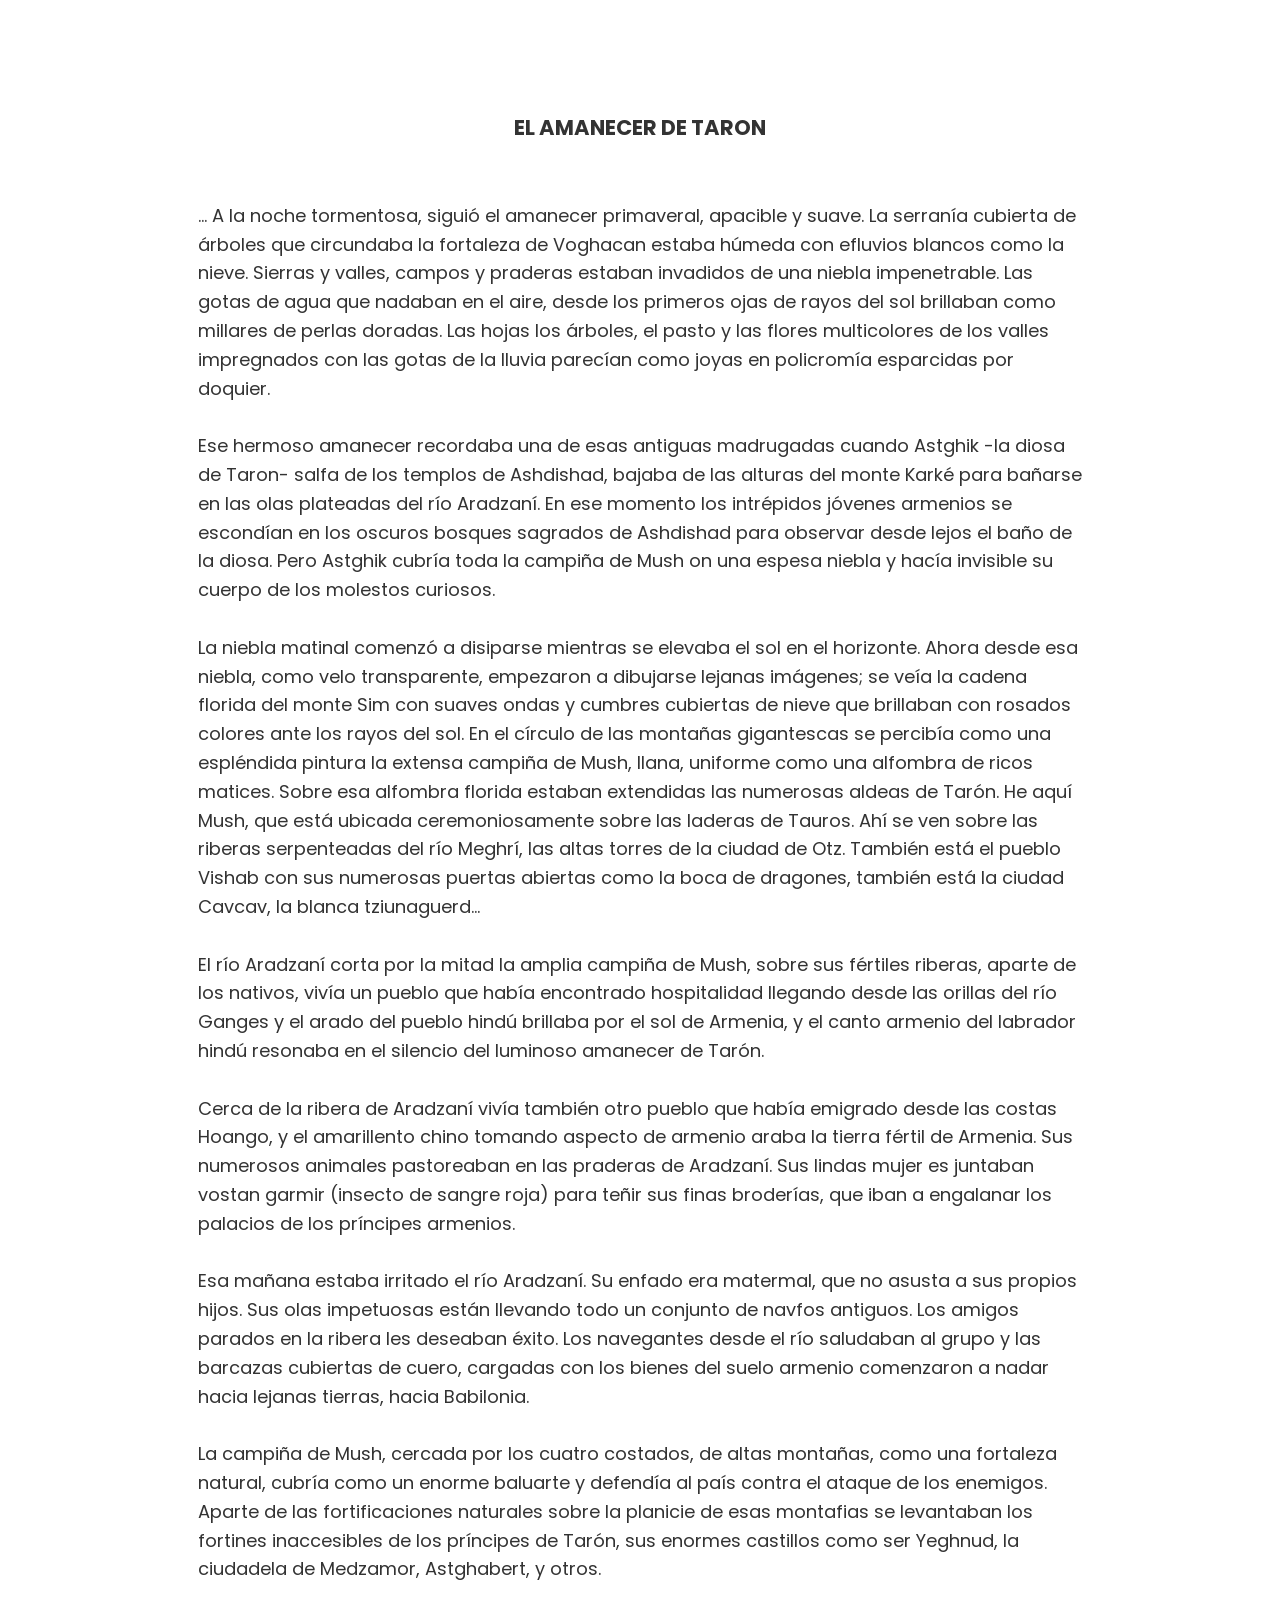
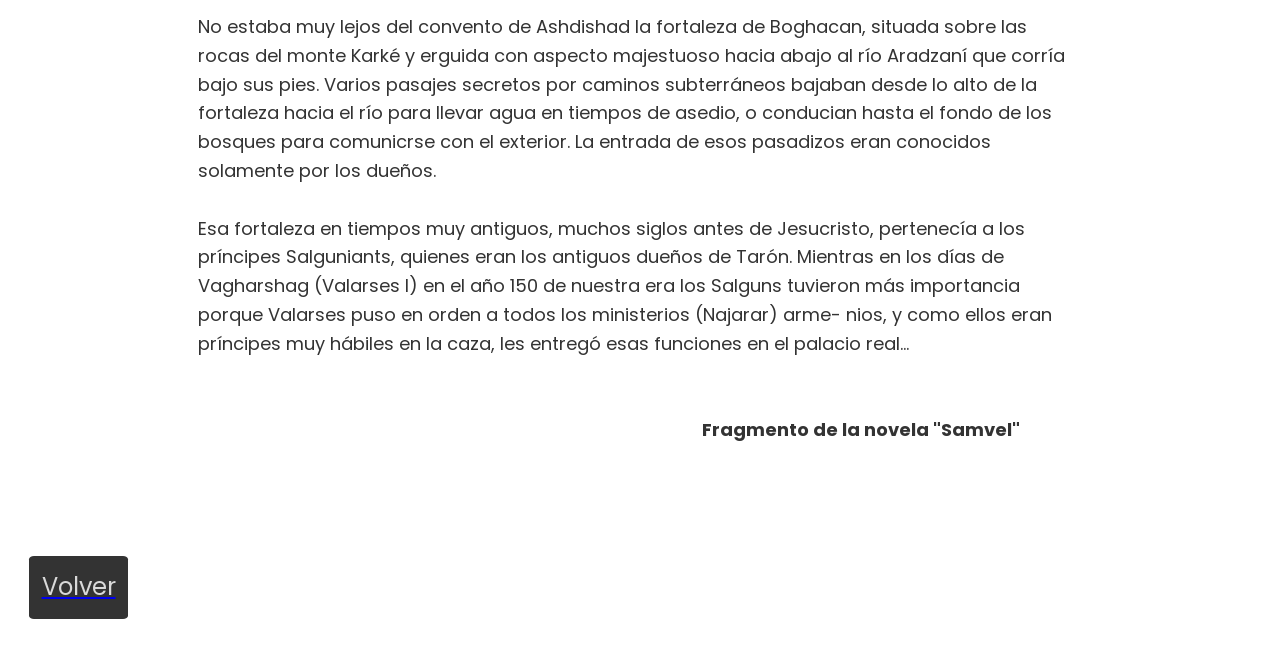
<file: index-raffi.html>
<!DOCTYPE html>
<html lang="en">
<head>
    <meta charset="UTF-8">
    <meta name="viewport" content="width=device-width, initial-scale=1.0">
    <title>Document</title>
    <link rel="stylesheet" href="style-raffi.css">
    <link rel="preconnect" href="https://fonts.googleapis.com">
<link rel="preconnect" href="https://fonts.gstatic.com" crossorigin>
<link href="https://fonts.googleapis.com/css2?family=EB+Garamond:ital,wght@0,400..800;
1,400..800&family=Google+Sans:ital,opsz,wght@0,17..18,400..700;1,17..18,400..700&family=Lato:ital,
wght@0,100;0,300;0,400;0,700;0,900;1,100;1,300;1,400;1,700;1,900&family=Oswald:wght@200..700&family=Passion+One:wght@400;700;900&family=Poppins:ital,wght@0,100;0,200;0,300;0,400;0,500;0,600;0,700;0,800;0,900;1,100;1,200;1,300;1,400;1,500;1,600;1,700;1,800;1,900&display=swap" rel="stylesheet">
</head>
<body>
    
<main>

    <div class="main-container">

                            <div class="container-return">

                         <div class="return"><a href="index.html"><p>Volver</p></a></div>

                    </div>

            <div class="subtontainer">
            
                    <div class="main-picture">

                        <img src="img/Raffi_2.jpg" alt="">

                    </div>


                    <div class="main-tittle">

                        <div class="main-tittle-center"><h1>RAFFI </h1></div> 
                        <div class="main-tittle-center"><h3><span>(1835 - 1888)</span> </h3></div>

                    </div>

                
                    <div class="main-text">


                             <p>Es su verdadero nombre Hagob Melik Hagopian; es sin duda el más grande novelista armenio
                                 por la cantidad y calidad de sus obras. Ciertamente, él no ha sido el creador de la
                                  novela armenia, pero es quien la desarrolló aportando a ella su figura creadora, generadora
                                de una diversidad de temas. En casi todas sus producciones se ve rica y ardiente imaginación,
                                con minuciosas descripciones, intrigas bien dispuestas y golpes de teatro que atraen la
                                 curiosidad del lector y lo seducen. Poseemos de él entre otras las novelas "David Bek" (1881),
                                "Las Memorias del Hurtacruz" (1883), "Centellas" (1887), etc. <br><br>Su amor a la Patria impone
                                admiración. Rinde culto al glorioso pasado de la Nación armenia, se hace el apóstol del
                                progreso, despierta al pueblo de su letargo. De ahí su popularidad. Su acción sobre el Movimiento
                                 Revolucionario armenio es comparable, desde cierto punto de vista, a la de los enciclopedistas
                                del siglo XVIII sobre la Revolución uno de los escritores Francesa. Es uno de los escritores que
                                 todavía se lee en nuestros días.</p>

                    </div>       

            </div> 

            <div class="text"><h3>EL AMANECER DE TARON</h3><br><br>
                
            <p>... A la noche tormentosa, siguió el amanecer primaveral, apacible y suave. La serranía cubierta de
                 árboles que circundaba la fortaleza de Voghacan estaba húmeda con efluvios blancos como la nieve.
                  Sierras y valles, campos y praderas estaban invadidos de una niebla impenetrable. Las gotas de
                   agua que nadaban en el aire, desde los primeros ojas de rayos del sol brillaban como millares
                    de perlas doradas. Las hojas los árboles, el pasto y las flores multicolores de los valles
                     impregnados con las gotas de la lluvia parecían como joyas en policromía esparcidas por
                      doquier.<br><br> 
                    Ese hermoso amanecer recordaba una de esas antiguas madrugadas cuando Astghik -la
                     diosa de Taron- salfa de los templos de Ashdishad, bajaba de las alturas del monte
                      Karké para bañarse en las olas plateadas del río Aradzaní. En ese momento los
                       intrépidos jóvenes armenios se escondían en los oscuros bosques sagrados de
                        Ashdishad para observar desde lejos el baño de la diosa. Pero Astghik cubría toda
                         la campiña de Mush on una espesa niebla y hacía invisible su cuerpo de los
                          molestos curiosos.<br><br>
                        La niebla matinal comenzó a disiparse mientras se elevaba el sol en el horizonte.
                         Ahora desde esa niebla, como velo transparente, empezaron a dibujarse lejanas
                          imágenes; se veía la cadena florida del monte Sim con suaves ondas y cumbres
                           cubiertas de nieve que brillaban con rosados colores ante los rayos del sol.
                            En el círculo de las montañas gigantescas se percibía como una espléndida
                             pintura la extensa campiña de Mush, llana, uniforme como una alfombra de
                              ricos matices. Sobre esa alfombra florida estaban extendidas las numerosas
                               aldeas de Tarón. He aquí Mush, que está ubicada ceremoniosamente sobre las
                                laderas de Tauros. Ahí se ven sobre las riberas serpenteadas del río
                                 Meghrí, las altas torres de la ciudad de Otz. También está el pueblo
                                  Vishab con sus numerosas puertas abiertas como la boca de dragones,
                                   también está la ciudad Cavcav, la blanca tziunaguerd...<br><br>
                                   El río Aradzaní corta por la mitad la amplia campiña de Mush, sobre
                                    sus fértiles riberas, aparte de los nativos, vivía un pueblo que había
                                     encontrado hospitalidad llegando desde las orillas del río Ganges
                                      y el arado del pueblo hindú brillaba por el sol de Armenia, y el
                                       canto armenio del labrador hindú resonaba en el silencio del
                                        luminoso amanecer de Tarón.<br><br>
                                        Cerca de la ribera de Aradzaní vivía también otro pueblo que había
                                         emigrado desde las costas Hoango, y el amarillento chino tomando
                                          aspecto de armenio araba la tierra fértil de Armenia. Sus numerosos
                                           animales pastoreaban en las praderas de Aradzaní. Sus lindas mujer
                                           es juntaban vostan garmir (insecto de sangre roja) para teñir sus
                                            finas broderías, que iban a engalanar los palacios de los
                                             príncipes armenios.<br><br>
                                             Esa mañana estaba irritado el río Aradzaní. Su enfado era
                                              matermal, que no asusta a sus propios hijos. Sus olas
                                               impetuosas están llevando todo un conjunto de navfos
                                                antiguos. Los amigos parados en la ribera les deseaban
                                                 éxito. Los navegantes desde el río saludaban al grupo
                                                  y las barcazas cubiertas de cuero, cargadas con los
                                                   bienes del suelo armenio comenzaron a nadar hacia
                                                    lejanas tierras, hacia Babilonia.<br><br>
                                                    La campiña de Mush, cercada por los cuatro costados,
                                                     de altas montañas, como una fortaleza natural, cubría como
                                                      un enorme baluarte y defendía al país contra el ataque de
                                                       los enemigos. Aparte de las fortificaciones naturales
                                                        sobre la planicie de esas montafias se levantaban los fortines
                                                         inaccesibles de los príncipes de Tarón, sus enormes castillos
                                                          como ser Yeghnud, la ciudadela de Medzamor, Astghabert, y otros.<br><br>
                                                          No estaba muy lejos del convento de Ashdishad la fortaleza de Boghacan,
                                                           situada sobre las rocas del monte Karké y erguida con aspecto majestuoso
                                                            hacia abajo al río Aradzaní que corría bajo sus pies. Varios pasajes
                                                             secretos por caminos subterráneos bajaban desde lo alto de la fortaleza
                                                              hacia el río para llevar agua en tiempos de asedio, o conducian hasta
                                                               el fondo de los bosques para comunicrse con el exterior. La entrada de
                                                                esos pasadizos eran conocidos solamente por los dueños.<br><br>
                                                                Esa fortaleza en tiempos muy antiguos, muchos siglos antes de Jesucristo,
                                                                 pertenecía a los príncipes Salguniants, quienes eran los antiguos dueños de Tarón.
                                                                  Mientras en los días de Vagharshag (Valarses I) en el año 150 de nuestra era los
                                                                   Salguns tuvieron más importancia porque Valarses puso en orden a todos los
                                                                    ministerios (Najarar) arme- nios, y como ellos eran príncipes muy hábiles en la
                                                                     caza, les entregó esas funciones en el palacio real...
                                                                    </p><br><br>
                                                                    <h5>Fragmento de la novela "Samvel"</h5>
            </div>

                            <div class="container-return">

                         <div class="return"><a href="index.html"><p>Volver</p></a></div>

                    </div>

    </div>


       
</main>

</body>
</html>
</file>
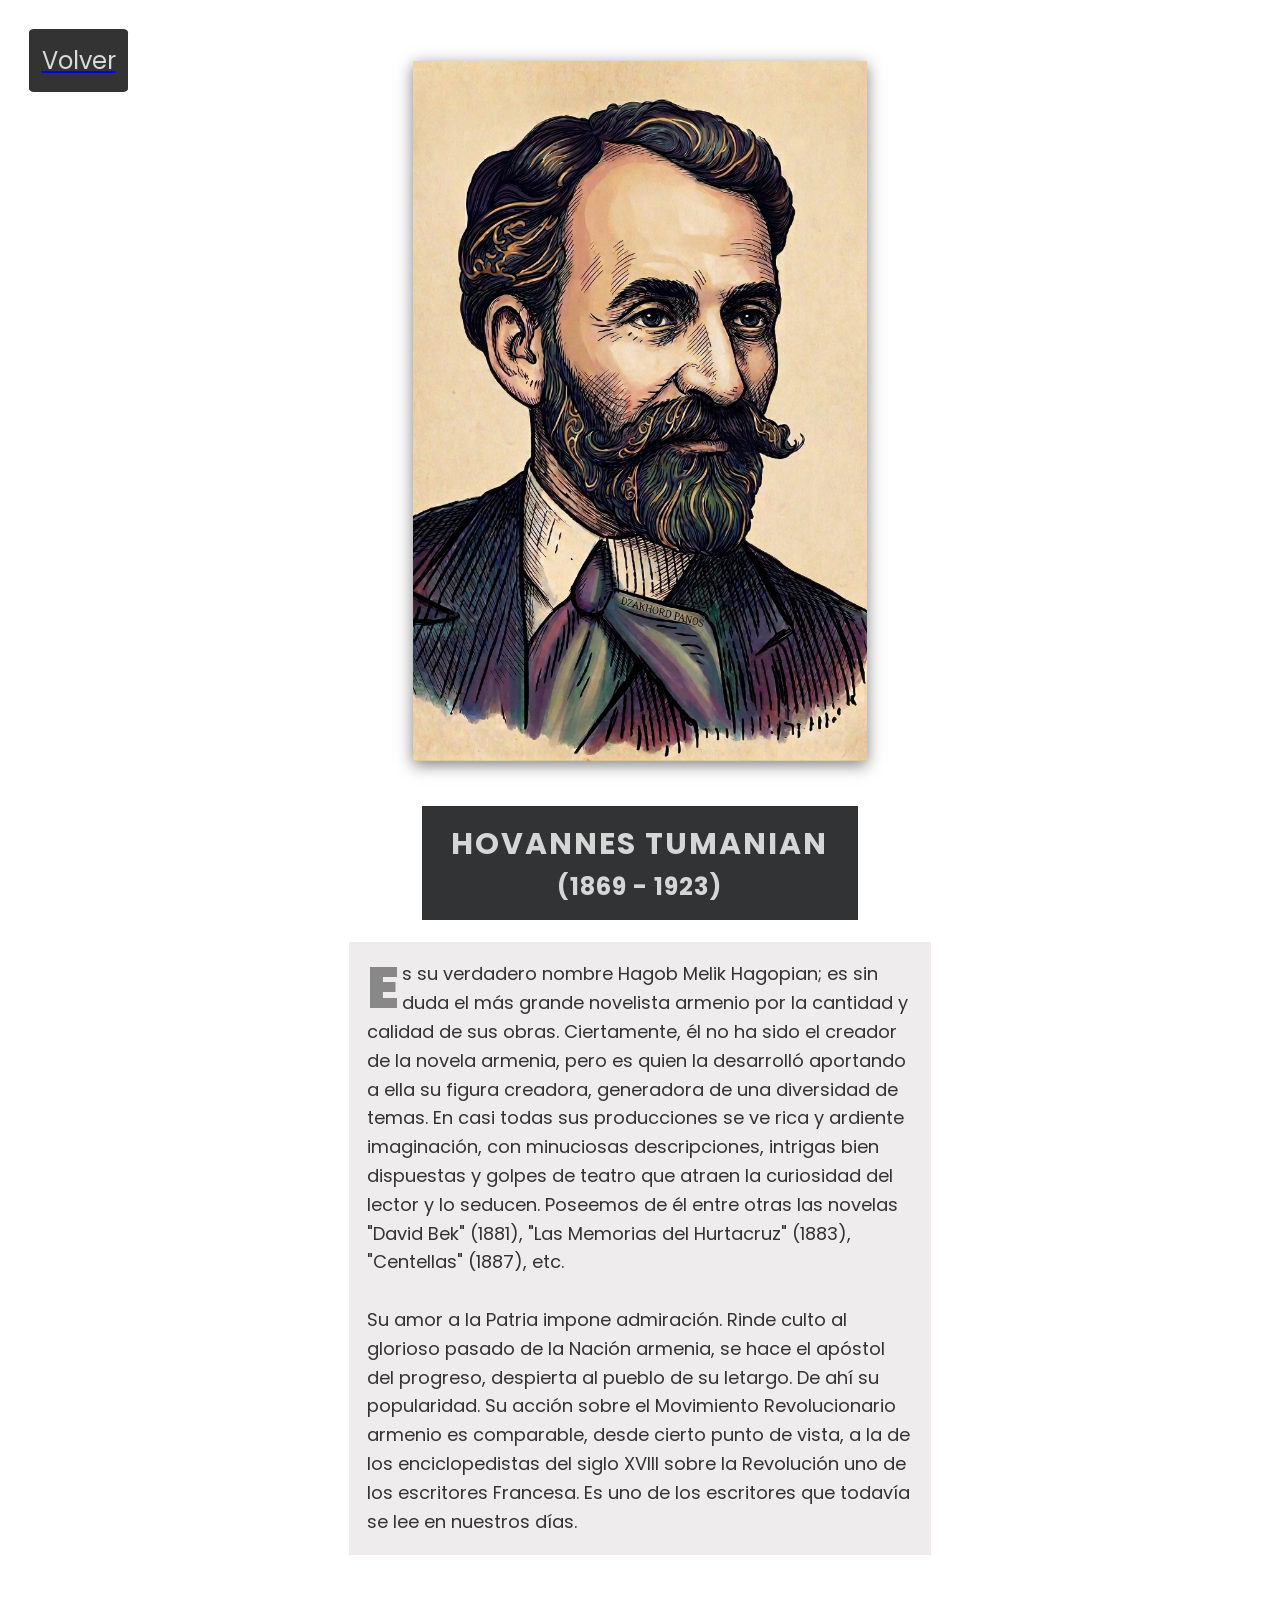
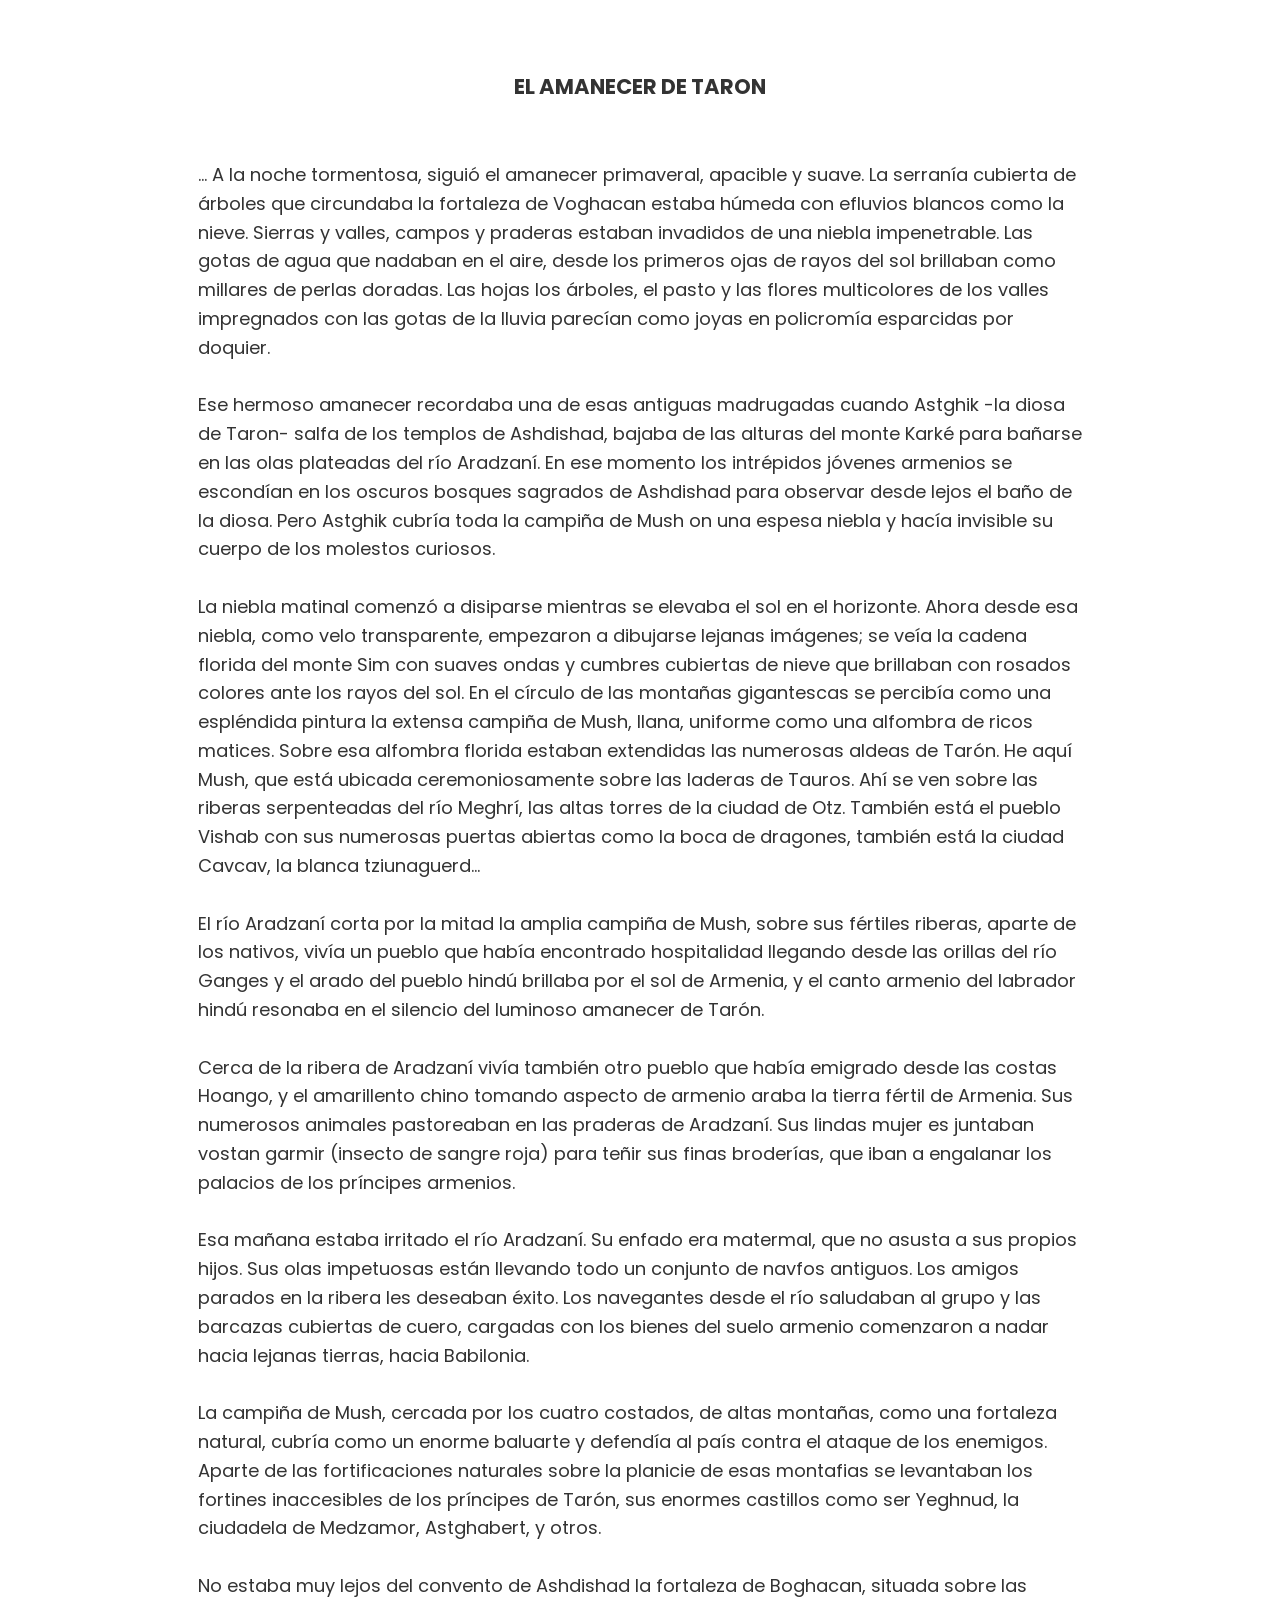
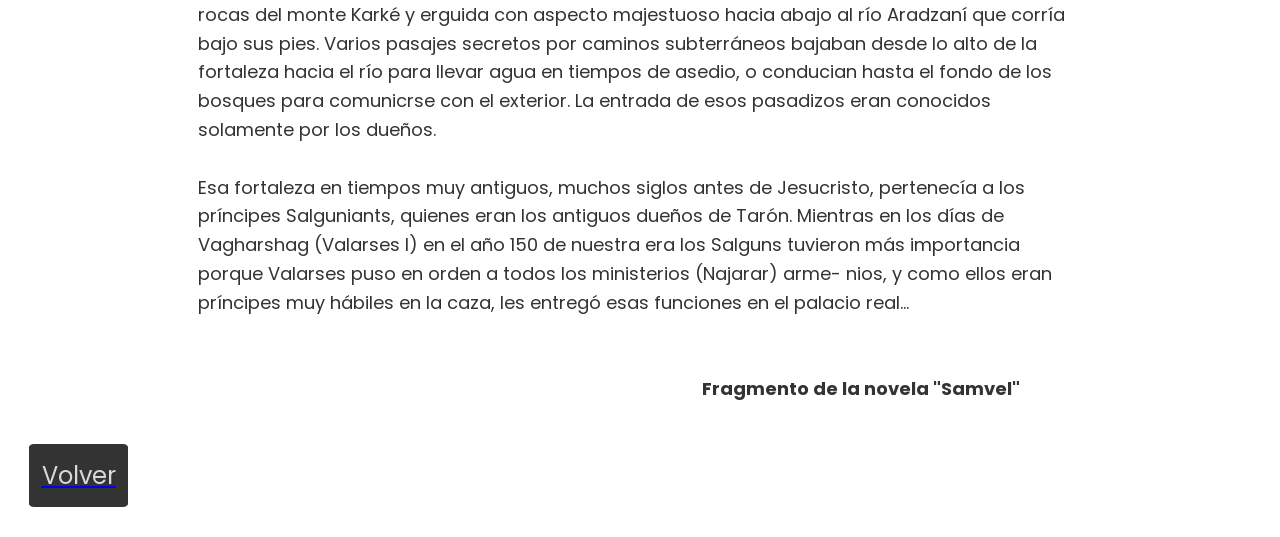
<file: index-tumanian.html>
<!DOCTYPE html>
<html lang="en">
<head>
    <meta charset="UTF-8">
    <meta name="viewport" content="width=device-width, initial-scale=1.0">
    <title>Document</title>
    <link rel="stylesheet" href="style-tumanian.css">
    <link rel="preconnect" href="https://fonts.googleapis.com">
<link rel="preconnect" href="https://fonts.gstatic.com" crossorigin>
<link href="https://fonts.googleapis.com/css2?family=EB+Garamond:ital,wght@0,400..800;
1,400..800&family=Google+Sans:ital,opsz,wght@0,17..18,400..700;1,17..18,400..700&family=Lato:ital,
wght@0,100;0,300;0,400;0,700;0,900;1,100;1,300;1,400;1,700;1,900&family=Oswald:wght@200..700&family=Passion+One:wght@400;700;900&family=Poppins:ital,wght@0,100;0,200;0,300;0,400;0,500;0,600;0,700;0,800;0,900;1,100;1,200;1,300;1,400;1,500;1,600;1,700;1,800;1,900&display=swap" rel="stylesheet">
</head>
<body>
    
<main>

    <div class="main-container">

                    <div class="container-return">

                         <div class="return"><a href="index.html"><p>Volver</p></a></div>

                    </div>

                 <div class="subtontainer">

                
            
                    <div class="main-picture">

                        <img src="img/Hovannes_Tumanian.jpg" alt="">

                    </div>


                    <div class="main-tittle">

                        <div class="main-tittle-center"><h1>HOVANNES TUMANIAN</h1></div> 
                        <div class="main-tittle-center"><h3><span>(1869 - 1923)</span> </h3></div>

                    </div>

                
                    <div class="main-text">


                             <p>Es su verdadero nombre Hagob Melik Hagopian; es sin duda el más grande novelista armenio
                                 por la cantidad y calidad de sus obras. Ciertamente, él no ha sido el creador de la
                                  novela armenia, pero es quien la desarrolló aportando a ella su figura creadora, generadora
                                de una diversidad de temas. En casi todas sus producciones se ve rica y ardiente imaginación,
                                con minuciosas descripciones, intrigas bien dispuestas y golpes de teatro que atraen la
                                 curiosidad del lector y lo seducen. Poseemos de él entre otras las novelas "David Bek" (1881),
                                "Las Memorias del Hurtacruz" (1883), "Centellas" (1887), etc. <br><br>Su amor a la Patria impone
                                admiración. Rinde culto al glorioso pasado de la Nación armenia, se hace el apóstol del
                                progreso, despierta al pueblo de su letargo. De ahí su popularidad. Su acción sobre el Movimiento
                                 Revolucionario armenio es comparable, desde cierto punto de vista, a la de los enciclopedistas
                                del siglo XVIII sobre la Revolución uno de los escritores Francesa. Es uno de los escritores que
                                 todavía se lee en nuestros días.</p>

                    </div>       

            </div> 

            <div class="text"><h3>EL AMANECER DE TARON</h3><br><br>
                
            <p>... A la noche tormentosa, siguió el amanecer primaveral, apacible y suave. La serranía cubierta de
                 árboles que circundaba la fortaleza de Voghacan estaba húmeda con efluvios blancos como la nieve.
                  Sierras y valles, campos y praderas estaban invadidos de una niebla impenetrable. Las gotas de
                   agua que nadaban en el aire, desde los primeros ojas de rayos del sol brillaban como millares
                    de perlas doradas. Las hojas los árboles, el pasto y las flores multicolores de los valles
                     impregnados con las gotas de la lluvia parecían como joyas en policromía esparcidas por
                      doquier.<br><br> 
                    Ese hermoso amanecer recordaba una de esas antiguas madrugadas cuando Astghik -la
                     diosa de Taron- salfa de los templos de Ashdishad, bajaba de las alturas del monte
                      Karké para bañarse en las olas plateadas del río Aradzaní. En ese momento los
                       intrépidos jóvenes armenios se escondían en los oscuros bosques sagrados de
                        Ashdishad para observar desde lejos el baño de la diosa. Pero Astghik cubría toda
                         la campiña de Mush on una espesa niebla y hacía invisible su cuerpo de los
                          molestos curiosos.<br><br>
                        La niebla matinal comenzó a disiparse mientras se elevaba el sol en el horizonte.
                         Ahora desde esa niebla, como velo transparente, empezaron a dibujarse lejanas
                          imágenes; se veía la cadena florida del monte Sim con suaves ondas y cumbres
                           cubiertas de nieve que brillaban con rosados colores ante los rayos del sol.
                            En el círculo de las montañas gigantescas se percibía como una espléndida
                             pintura la extensa campiña de Mush, llana, uniforme como una alfombra de
                              ricos matices. Sobre esa alfombra florida estaban extendidas las numerosas
                               aldeas de Tarón. He aquí Mush, que está ubicada ceremoniosamente sobre las
                                laderas de Tauros. Ahí se ven sobre las riberas serpenteadas del río
                                 Meghrí, las altas torres de la ciudad de Otz. También está el pueblo
                                  Vishab con sus numerosas puertas abiertas como la boca de dragones,
                                   también está la ciudad Cavcav, la blanca tziunaguerd...<br><br>
                                   El río Aradzaní corta por la mitad la amplia campiña de Mush, sobre
                                    sus fértiles riberas, aparte de los nativos, vivía un pueblo que había
                                     encontrado hospitalidad llegando desde las orillas del río Ganges
                                      y el arado del pueblo hindú brillaba por el sol de Armenia, y el
                                       canto armenio del labrador hindú resonaba en el silencio del
                                        luminoso amanecer de Tarón.<br><br>
                                        Cerca de la ribera de Aradzaní vivía también otro pueblo que había
                                         emigrado desde las costas Hoango, y el amarillento chino tomando
                                          aspecto de armenio araba la tierra fértil de Armenia. Sus numerosos
                                           animales pastoreaban en las praderas de Aradzaní. Sus lindas mujer
                                           es juntaban vostan garmir (insecto de sangre roja) para teñir sus
                                            finas broderías, que iban a engalanar los palacios de los
                                             príncipes armenios.<br><br>
                                             Esa mañana estaba irritado el río Aradzaní. Su enfado era
                                              matermal, que no asusta a sus propios hijos. Sus olas
                                               impetuosas están llevando todo un conjunto de navfos
                                                antiguos. Los amigos parados en la ribera les deseaban
                                                 éxito. Los navegantes desde el río saludaban al grupo
                                                  y las barcazas cubiertas de cuero, cargadas con los
                                                   bienes del suelo armenio comenzaron a nadar hacia
                                                    lejanas tierras, hacia Babilonia.<br><br>
                                                    La campiña de Mush, cercada por los cuatro costados,
                                                     de altas montañas, como una fortaleza natural, cubría como
                                                      un enorme baluarte y defendía al país contra el ataque de
                                                       los enemigos. Aparte de las fortificaciones naturales
                                                        sobre la planicie de esas montafias se levantaban los fortines
                                                         inaccesibles de los príncipes de Tarón, sus enormes castillos
                                                          como ser Yeghnud, la ciudadela de Medzamor, Astghabert, y otros.<br><br>
                                                          No estaba muy lejos del convento de Ashdishad la fortaleza de Boghacan,
                                                           situada sobre las rocas del monte Karké y erguida con aspecto majestuoso
                                                            hacia abajo al río Aradzaní que corría bajo sus pies. Varios pasajes
                                                             secretos por caminos subterráneos bajaban desde lo alto de la fortaleza
                                                              hacia el río para llevar agua en tiempos de asedio, o conducian hasta
                                                               el fondo de los bosques para comunicrse con el exterior. La entrada de
                                                                esos pasadizos eran conocidos solamente por los dueños.<br><br>
                                                                Esa fortaleza en tiempos muy antiguos, muchos siglos antes de Jesucristo,
                                                                 pertenecía a los príncipes Salguniants, quienes eran los antiguos dueños de Tarón.
                                                                  Mientras en los días de Vagharshag (Valarses I) en el año 150 de nuestra era los
                                                                   Salguns tuvieron más importancia porque Valarses puso en orden a todos los
                                                                    ministerios (Najarar) arme- nios, y como ellos eran príncipes muy hábiles en la
                                                                     caza, les entregó esas funciones en el palacio real...
                                                                    </p><br><br>
                                                                    <h5>Fragmento de la novela "Samvel"</h5>
            </div>

                            <div class="container-return">

                         <div class="return"><a href="index.html"><p>Volver</p></a></div>

                    </div>

    </div>


       
</main>

</body>
</html>
</file>
<file: style.css>
* {
    margin: 0;
    padding: 0;
    box-sizing: border-box;
}

body {
font-family: "Poppins", sans-serif;
  font-weight: 400;
  font-style: normal;    color: #333;
    line-height: 1.6;
}

.main-container {
                display: flex;
                flex-direction: row;
                flex-wrap: wrap;
               justify-content: center;
                align-items: center;
                padding: 1%;
                margin: 1%;
                }

.subtontainer{display: flex;
                flex-direction: row;
                flex-wrap: wrap;
                justify-content: center;
                align-items: center;
                padding: 3%;
                margin: 3%;
                width: 80%;
                height: 40%;
                }

.main-picture { width: 100%;
                height: 500px;
                margin: 3%;
                margin-top: 1%;
               
                
                            box-shadow: 0 4px 15px rgba(0, 0, 0, 0.5);

             
             }

.main-picture img{ width: 100%;
                   height: 100%;
                   object-fit: cover;
                   object-position: center;
  
               }



.main-tittle{ 
            width: 48%;
            
            
          /*  background: rgba(173, 165, 123, 0.8);*/
            background: #313335;
            color: rgba(255, 255, 255, 0.8); 
            padding: 1.5%;
            margin: 0.5%;
            margin-top: 2%;
            margin-bottom: 2%;
             
            display: flex;
            flex-direction: column;
            flex-wrap: wrap;
            justify-content: center;
            align-items: center;
            
        }

        .main-tittle .main-tittle-center h1  {
            font-size: 30px;
            letter-spacing: 2px;
            text-align: center;}

                    .main-tittle .main-tittle-center h3  {
            font-size: 24px;
            letter-spacing: 1px;
            text-align: center;}
       
 .main-text{
          width: 64%;
          background: rgb(172, 160, 160, 0.2);
          padding: 2%;
          margin: 0.5%;
         
          
         
 }
 .main-text p{font-size: 18px;
              line-height: 1.6;
            }      
            
           .main-text p::first-letter {
  font-size: 3.6rem;    /* Tamaño mucho más grande */
  font-weight: 900;     /* Le damos la "fuerza" que buscabas antes */
  float: left;          /* Hace que el texto rodee a la letra */
  margin-right: 3px;   /* Espacio entre la letra grande y el resto */
  line-height: 1;       /* Ajusta la altura para que no empuje todo el párrafo */
  color: #888888;       /* Puedes usar el azul de tu logo */
}

.text{ width: 72%;
  font-size: 18px;
  line-height: 1.6;
  margin: 3%;
  display: flex;
            flex-direction: column;
            flex-wrap: wrap;
            justify-content: center;
            align-items: center;
}
.text h5{text-align: center;
          font-size: 18px;}

  .text h5{margin-left: 75%;
          font-size: 18px;}      
            

@media (max-width: 1200px){
    .main-container {
                display: flex;
                flex-direction: row;
                flex-wrap: wrap;
               justify-content: center;
                align-items: center;
                padding: 1%;
                margin: 1%;
                }

.subtontainer{display: flex;
                flex-direction: row;
                flex-wrap: wrap;
                justify-content: center;
                align-items: center;
                padding: 3%;
                margin: 3%;
                width: 80%;
                height: 40%;
                }

.main-picture { width: 100%;
                height: 500px;
                margin: 3%;
                margin-top: 1%;
               
                
                            box-shadow: 0 4px 15px rgba(0, 0, 0, 0.5);

             
             }

.main-picture img{ width: 100%;
                   height: 100%;
                   object-fit: cover;
                   object-position: center;
  
               }



.main-tittle{ 
            width: 48%;
            
            
          /*  background: rgba(173, 165, 123, 0.8);*/
            background: #313335;
            color: rgba(255, 255, 255, 0.8); 
            padding: 2%;
            margin: 0.5%;
            margin-top: 1%;
            margin-bottom: 1%;
             
            display: flex;
            flex-direction: column;
            flex-wrap: wrap;
            justify-content: center;
            align-items: center;
            
        }

        .main-tittle .main-tittle-center h1  {
            font-size: 30px;
            letter-spacing: 2px;
            text-align: center;}

                    .main-tittle .main-tittle-center h3  {
            font-size: 24px;
            letter-spacing: 1px;
            text-align: center;}
       
 .main-text{
          width: 64%;
          background: rgb(172, 160, 160, 0.2);
          padding: 2%;
          margin: 0.5%;
         
          
         
 }
 .main-text p{font-size: 18px;
              line-height: 1.6;
            }      
            
           .main-text p::first-letter {
  font-size: 3.6rem;    /* Tamaño mucho más grande */
  font-weight: 900;     /* Le damos la "fuerza" que buscabas antes */
  float: left;          /* Hace que el texto rodee a la letra */
  margin-right: 3px;   /* Espacio entre la letra grande y el resto */
  line-height: 1;       /* Ajusta la altura para que no empuje todo el párrafo */
  color: #888888;       /* Puedes usar el azul de tu logo */
}

.text{ width: 72%;
  font-size: 18px;
  line-height: 1.6;
  margin: 5%;
  display: flex;
            flex-direction: column;
            flex-wrap: wrap;
            justify-content: center;
            align-items: center;
}
.text h5{text-align: center;
          font-size: 18px;}

  .text h5{margin-left: 75%;
          font-size: 18px;}      
            
  }

  
  @media (max-width: 999px){
    .main-container {
                display: flex;
                flex-direction: row;
                flex-wrap: wrap;
               justify-content: center;
                align-items: center;
                padding: 1%;
                margin: 1%;
                }

.subtontainer{display: flex;
                flex-direction: row;
                flex-wrap: wrap;
                justify-content: center;
                align-items: center;
                padding: 3%;
                margin: 3%;
                width: 80%;
                height: 40%;
                }

.main-picture { width: 100%;
                height: 500px;
                margin: 3%;
                margin-top: 1%;
               
                
                            box-shadow: 0 4px 15px rgba(0, 0, 0, 0.5);

             
             }

.main-picture img{ width: 100%;
                   height: 100%;
                   object-fit: cover;
                   object-position: center;
  
               }



.main-tittle{ 
            width: 72%;
            
            
            background: rgba(173, 165, 123, 0.8);
            background: #313335;
            color: rgba(255, 255, 255, 0.8); 
            padding: 2%;
            margin: 0.5%;
            margin-top: 2%;
            margin-bottom: 2%;
             
            display: flex;
            flex-direction: column;
            flex-wrap: wrap;
            justify-content: center;
            align-items: center;
            
        }

        .main-tittle .main-tittle-center h1  {
            font-size: 30px;
            letter-spacing: 2px;
            text-align: center;}

                    .main-tittle .main-tittle-center h3  {
            font-size: 24px;
            letter-spacing: 1px;
            text-align: center;}
       
 .main-text{
          width: 92%;
          background: rgb(172, 160, 160, 0.2);
          padding: 4%;
          margin: 0.5%;
          margin-top: 5%;
         
          
         
 }
 .main-text p{font-size: 18px;
              line-height: 1.6;
            }      
            
           .main-text p::first-letter {
  font-size: 3.6rem;    
  font-weight: 900;     
  float: left;          
  margin-right: 3px;   
  line-height: 1;       
  color: #888888;       
}

.text{ width: 72%;
  font-size: 18px;
  line-height: 1.6;
  margin: 5%;
  display: flex;
            flex-direction: column;
            flex-wrap: wrap;
            justify-content: center;
            align-items: center;
}
.text h5{text-align: center;
          font-size: 18px;}

  .text h5{margin-left: 0%;
          font-size: 18px;}      
            
  }
  
  

@media (max-width: 680px){
    .main-container {
                display: flex;
                flex-direction: row;
                flex-wrap: wrap;
               justify-content: center;
                align-items: center;
                padding: 1%;
                margin: 1%;
                }

.subtontainer{display: flex;
                flex-direction: row;
                flex-wrap: wrap;
                justify-content: center;
                align-items: center;
                padding: 3%;
                margin: 3%;
                width: 80%;
                height: 40%;
                }

.main-picture { width: 100%;
                height: 500px;
                margin: 3%;
                margin-top: 1%;
               
                
                            box-shadow: 0 4px 15px rgba(0, 0, 0, 0.5);

             
             }

.main-picture img{ width: 100%;
                   height: 100%;
                   object-fit: cover;
                   object-position: center;
  
               }



.main-tittle{ 
            width: 72%;
            
            
          /*  background: rgba(173, 165, 123, 0.8);*/
            background: #313335;
            color: rgba(255, 255, 255, 0.8); 
            padding: 5%;
            margin: 2%;
            margin-top: 3%;
            margin-bottom: 6%;
             
            display: flex;
            flex-direction: column;
            flex-wrap: wrap;
            justify-content: center;
            align-items: center;
            
        }

        .main-tittle .main-tittle-center h1  {
            font-size: 32px;
            letter-spacing: 2px;
            text-align: center;}

                    .main-tittle .main-tittle-center h3  {
            font-size: 24px;
            letter-spacing: 1px;
            text-align: center;}
       
 .main-text{
          width: 86%;
          background: rgb(172, 160, 160, 0.2);
          padding: 5%;
          margin: 3%;
         
          
         
 }
 .main-text p{font-size: 18px;
              line-height: 1.6;
            }      
            
           .main-text p::first-letter {
  font-size: 3.6rem;    /* Tamaño mucho más grande */
  font-weight: 900;     /* Le damos la "fuerza" que buscabas antes */
  float: left;          /* Hace que el texto rodee a la letra */
  margin-right: 3px;   /* Espacio entre la letra grande y el resto */
  line-height: 1;       /* Ajusta la altura para que no empuje todo el párrafo */
  color: #888888;       /* Puedes usar el azul de tu logo */
}

.text{ width: 72%;
  font-size: 18px;
  line-height: 1.6;
  margin: 5%;
  display: flex;
            flex-direction: column;
            flex-wrap: wrap;
            justify-content: center;
            align-items: center;
}
.text h5{text-align: center;
          font-size: 18px;}

  .text h5{margin-left: 5%;
          font-size: 18px;}      
            
  }

@media (max-width: 480px){
       .main-container {
                display: flex;
                flex-direction: row;
                flex-wrap: wrap;
               justify-content: center;
                align-items: center;
                padding: 1%;
                margin: 1%;
                }

.subtontainer{display: flex;
                flex-direction: row;
                flex-wrap: wrap;
                justify-content: center;
                align-items: center;
                padding: 3%;
                margin: 3%;
                width: 98%;
                height: 40%;
                }

.main-picture { width: 100%;
                height: 400px;
                margin: 3%;
                margin-top: 1%;
               
                
                            box-shadow: 0 4px 15px rgba(0, 0, 0, 0.5);

             
             }

.main-picture img{ width: 100%;
                   height: 100%;
                   object-fit: cover;
                   object-position: center;
  
               }



.main-tittle{ 
            width: 80%;
            
            
          /*  background: rgba(173, 165, 123, 0.8);*/
            background: #313335;
            color: rgba(255, 255, 255, 0.8); 
            padding: 3%;
            margin: 1%;
            margin-top: 3%;
            margin-bottom: 6%;
             
            display: flex;
            flex-direction: column;
            flex-wrap: wrap;
            justify-content: center;
            align-items: center;
            
        }

        .main-tittle .main-tittle-center h1  {
            font-size: 24px;
            letter-spacing: 2px;
            text-align: center;}

                    .main-tittle .main-tittle-center h3  {
            font-size: 24px;
            letter-spacing: 1px;
            text-align: center;}


         .main-tittle   span {font-size: 20px;}
       
 .main-text{
          width: 96%;
          background: rgb(172, 160, 160, 0.2);
          padding: 6%;
          margin: 3%;
          margin-top: 8%;
         
          
         
 }
 .main-text p{font-size: 18px;
              line-height: 1.6;
            }      
            
           .main-text p::first-letter {
  font-size: 3.6rem;    /* Tamaño mucho más grande */
  font-weight: 700;     /* Le damos la "fuerza" que buscabas antes */
  float: left;          /* Hace que el texto rodee a la letra */
  margin-right: 3px;   /* Espacio entre la letra grande y el resto */
  line-height: 1;       /* Ajusta la altura para que no empuje todo el párrafo */
  color: #888888;       /* Puedes usar el azul de tu logo */
}

.text{ width: 92%;
  font-size: 18px;
  line-height: 1.6;
  margin: 2%;
  margin-top: 12%;
  display: flex;
            flex-direction: column;
            flex-wrap: wrap;
            justify-content: center;
            align-items: center;
}
.text h5{text-align: center;
          font-size: 18px;}

  .text h5{margin-left: 1%;
          font-size: 18px;}      
            
  }
</file>
<file: style-antranik.css>
* {
    margin: 0;
    padding: 0;
    box-sizing: border-box;
}

body {
font-family: "Poppins", sans-serif;
  font-weight: 400;
  font-style: normal;    color: #333;
    line-height: 1.6;
}

.main-container {
                display: flex;
                flex-direction: row;
                flex-wrap: wrap;
               justify-content: center;
                align-items: center;
                padding: 1%;
                margin: 1%;
                }

.subtontainer{display: flex;
                flex-direction: row;
                flex-wrap: wrap;
                justify-content: center;
                align-items: center;
                padding: 3%;
                margin: 3%;
                width: 80%;
                height: 40%;
                }

.main-picture { width: 50%;
                height: 700px;
                margin: 3%;
                margin-top: -2%;
                 box-shadow: 0 4px 15px rgba(0, 0, 0, 0.5);
                  margin-top: -12%; 
                background: #313335;     }


 .container-return{ width: 100%;
                    display: flex;
                    flex-direction: row;
                    flex-wrap: wrap;
                    justify-content: left;
                    align-items:flex-start;
                    
}

.return{width: 8%;
            background: #333;
            color: #d9d9d9;
            padding: 1%;
            margin: 0.3%;
        text-align: center;
        border-radius: 5%;
        
        }



 .return  p{ text-decoration: none;
              color: #d9d9d9;
            font-size: 24px;}

.main-picture img{ width: 100%;
                   height: 100%;
                   object-fit:cover;
                   object-position: center;
                   
                   
  
               }



.main-tittle{ 
            width: 48%;
            
            
          /*  background: rgba(173, 165, 123, 0.8);*/
            background: #313335;
            color: rgba(255, 255, 255, 0.8); 
            padding: 1.5%;
            margin: 0.5%;
            margin-top: 2%;
            margin-bottom: 2%;
             
            display: flex;
            flex-direction: column;
            flex-wrap: wrap;
            justify-content: center;
            align-items: center;
            
        }

        .main-tittle .main-tittle-center h1  {
            font-size: 30px;
            letter-spacing: 2px;
            text-align: center;}

                    .main-tittle .main-tittle-center h3  {
            font-size: 24px;
            letter-spacing: 1px;
            text-align: center;}
       
 .main-text{
          width: 64%;
          background: rgb(172, 160, 160, 0.2);
          padding: 2%;
          margin: 0.5%;
         
          
         
 }
 .main-text p{font-size: 18px;
              line-height: 1.6;
            }      
            
           .main-text p::first-letter {
  font-size: 3.6rem;     
  font-weight: 900;      
  float: left;           
  margin-right: 3px;    
  line-height: 1;        
  color: #888888;        
}

.text{ width: 72%;
  font-size: 18px;
  line-height: 1.6;
  margin: 3%;
  display: flex;
            flex-direction: column;
            flex-wrap: wrap;
            justify-content: center;
            align-items: center;
}
.text h5{text-align: center;
          font-size: 18px;}

  .text h5{margin-left: 50%;
          font-size: 18px;
        margin-bottom: 8%;}      
            

@media (max-width: 1200px){
    .main-container {
                display: flex;
                flex-direction: row;
                flex-wrap: wrap;
               justify-content: center;
                align-items: center;
                padding: 1%;
                margin: 1%;
                }

.subtontainer{display: flex;
                flex-direction: row;
                flex-wrap: wrap;
                justify-content: center;
                align-items: center;
                padding: 3%;
                margin: 3%;
                width: 80%;
                height: 40%;
                }
 .container-return{ width: 100%;
                    display: flex;
                    flex-direction: row;
                    flex-wrap: wrap;
                    justify-content: left;
                    align-items:flex-start;
                    
}

.return{width: 18%;
            background: #333;
            color: #d9d9d9;
            padding: 1%;
            margin: 1%;
        text-align: center;
        border-radius: 5%;
        
        }



 .return  p{ text-decoration: none;
              color: #d9d9d9;
            font-size: 24px;}

.main-picture { width: 100%;
                height: 500px;
                margin: 3%;
                margin-top: 1%;
               
                
                            box-shadow: 0 4px 15px rgba(0, 0, 0, 0.5);

             
             }

.main-picture img{ width: 100%;
                   height: 100%;
                   object-fit: cover;
                   object-position: center;
  
               }



.main-tittle{ 
            width: 48%;
            
            
          /*  background: rgba(173, 165, 123, 0.8);*/
            background: #313335;
            color: rgba(255, 255, 255, 0.8); 
            padding: 2%;
            margin: 0.5%;
            margin-top: 1%;
            margin-bottom: 1%;
             
            display: flex;
            flex-direction: column;
            flex-wrap: wrap;
            justify-content: center;
            align-items: center;
            
        }

        .main-tittle .main-tittle-center h1  {
            font-size: 30px;
            letter-spacing: 2px;
            text-align: center;}

                    .main-tittle .main-tittle-center h3  {
            font-size: 24px;
            letter-spacing: 1px;
            text-align: center;}
       
 .main-text{
          width: 64%;
          background: rgb(172, 160, 160, 0.2);
          padding: 2%;
          margin: 0.5%;
         
          
         
 }
 .main-text p{font-size: 18px;
              line-height: 1.6;
            }      
            
           .main-text p::first-letter {
  font-size: 3.6rem;    /* Tamaño mucho más grande */
  font-weight: 900;     /* Le damos la "fuerza" que buscabas antes */
  float: left;          /* Hace que el texto rodee a la letra */
  margin-right: 3px;   /* Espacio entre la letra grande y el resto */
  line-height: 1;       /* Ajusta la altura para que no empuje todo el párrafo */
  color: #888888;       /* Puedes usar el azul de tu logo */
}

.text{ width: 72%;
  font-size: 18px;
  line-height: 1.6;
  margin: 5%;
  display: flex;
            flex-direction: column;
            flex-wrap: wrap;
            justify-content: center;
            align-items: center;
}
.text h5{text-align: center;
          font-size: 18px;}

  .text h5{margin-left: 75%;
          font-size: 18px;}      
            
  }

  
  @media (max-width: 999px){
    .main-container {
                display: flex;
                flex-direction: row;
                flex-wrap: wrap;
               justify-content: center;
                align-items: center;
                padding: 1%;
                margin: 1%;
                }

.subtontainer{display: flex;
                flex-direction: row;
                flex-wrap: wrap;
                justify-content: center;
                align-items: center;
                padding: 3%;
                margin: 3%;
                width: 80%;
                height: 40%;
                }

                 .container-return{ width: 100%;
                    display: flex;
                    flex-direction: row;
                    flex-wrap: wrap;
                    justify-content: left;
                    align-items:flex-start;
                    
}

.return{width: 18%;
            background: #333;
            color: #d9d9d9;
            padding: 1%;
            margin: 1%;
        text-align: center;
        border-radius: 5%;
        
        }



 .return  p{ text-decoration: none;
              color: #d9d9d9;
            font-size: 24px;}


.main-picture { width: 100%;
                height: 500px;
                margin: 3%;
                margin-top: 1%;
               
                
                            box-shadow: 0 4px 15px rgba(0, 0, 0, 0.5);

             
             }

.main-picture img{ width: 100%;
                   height: 100%;
                   object-fit: cover;
                   object-position: center;
  
               }



.main-tittle{ 
            width: 72%;
            
            
            background: rgba(173, 165, 123, 0.8);
            background: #313335;
            color: rgba(255, 255, 255, 0.8); 
            padding: 2%;
            margin: 0.5%;
            margin-top: 2%;
            margin-bottom: 2%;
             
            display: flex;
            flex-direction: column;
            flex-wrap: wrap;
            justify-content: center;
            align-items: center;
            
        }

        .main-tittle .main-tittle-center h1  {
            font-size: 30px;
            letter-spacing: 2px;
            text-align: center;}

                    .main-tittle .main-tittle-center h3  {
            font-size: 24px;
            letter-spacing: 1px;
            text-align: center;}
       
 .main-text{
          width: 92%;
          background: rgb(172, 160, 160, 0.2);
          padding: 4%;
          margin: 0.5%;
          margin-top: 5%;
         
          
         
 }
 .main-text p{font-size: 18px;
              line-height: 1.6;
            }      
            
           .main-text p::first-letter {
  font-size: 3.6rem;    
  font-weight: 900;     
  float: left;          
  margin-right: 3px;   
  line-height: 1;       
  color: #888888;       
}

.text{ width: 72%;
  font-size: 18px;
  line-height: 1.6;
  margin: 5%;
  display: flex;
            flex-direction: column;
            flex-wrap: wrap;
            justify-content: center;
            align-items: center;
}
.text h5{text-align: center;
          font-size: 18px;}

  .text h5{margin-left: 0%;
          font-size: 18px;}      
            
  }
  
  

@media (max-width: 680px){
    .main-container {
                display: flex;
                flex-direction: row;
                flex-wrap: wrap;
               justify-content: center;
                align-items: center;
                padding: 1%;
                margin: 1%;
                }

.subtontainer{display: flex;
                flex-direction: row;
                flex-wrap: wrap;
                justify-content: center;
                align-items: center;
                padding: 3%;
                margin: 3%;
                width: 80%;
                height: 40%;
                }
 .container-return{ width: 100%;
                    display: flex;
                    flex-direction: row;
                    flex-wrap: wrap;
                    justify-content: left;
                    align-items:flex-start;
                    
}

.return{width: 18%;
            background: #333;
            color: #d9d9d9;
            padding: 1%;
            margin: 1%;
        text-align: center;
        border-radius: 5%;
        
        }



 .return  p{ text-decoration: none;
              color: #d9d9d9;
            font-size: 24px;}

.main-picture { width: 100%;
                height: 500px;
                margin: 3%;
                margin-top: 1%;
               
                
                            box-shadow: 0 4px 15px rgba(0, 0, 0, 0.5);

             
             }

.main-picture img{ width: 100%;
                   height: 100%;
                   object-fit: cover;
                   object-position: center;
  
               }



.main-tittle{ 
            width: 72%;
            
            
          /*  background: rgba(173, 165, 123, 0.8);*/
            background: #313335;
            color: rgba(255, 255, 255, 0.8); 
            padding: 5%;
            margin: 2%;
            margin-top: 3%;
            margin-bottom: 6%;
             
            display: flex;
            flex-direction: column;
            flex-wrap: wrap;
            justify-content: center;
            align-items: center;
            
        }

        .main-tittle .main-tittle-center h1  {
            font-size: 32px;
            letter-spacing: 2px;
            text-align: center;}

                    .main-tittle .main-tittle-center h3  {
            font-size: 24px;
            letter-spacing: 1px;
            text-align: center;}
       
 .main-text{
          width: 86%;
          background: rgb(172, 160, 160, 0.2);
          padding: 5%;
          margin: 3%;
         
          
         
 }
 .main-text p{font-size: 18px;
              line-height: 1.6;
            }      
            
           .main-text p::first-letter {
  font-size: 3.6rem;    /* Tamaño mucho más grande */
  font-weight: 900;     /* Le damos la "fuerza" que buscabas antes */
  float: left;          /* Hace que el texto rodee a la letra */
  margin-right: 3px;   /* Espacio entre la letra grande y el resto */
  line-height: 1;       /* Ajusta la altura para que no empuje todo el párrafo */
  color: #888888;       /* Puedes usar el azul de tu logo */
}

.text{ width: 72%;
  font-size: 18px;
  line-height: 1.6;
  margin: 5%;
  display: flex;
            flex-direction: column;
            flex-wrap: wrap;
            justify-content: center;
            align-items: center;
}
.text h5{text-align: center;
          font-size: 18px;}

  .text h5{margin-left: 5%;
          font-size: 18px;}      
            
  }

@media (max-width: 480px){
       .main-container {
                display: flex;
                flex-direction: row;
                flex-wrap: wrap;
               justify-content: center;
                align-items: center;
                padding: 1%;
                margin: 1%;
                }

.subtontainer{display: flex;
                flex-direction: row;
                flex-wrap: wrap;
                justify-content: center;
                align-items: center;
                padding: 3%;
                margin: 3%;
                width: 98%;
                height: 40%;
                }
 .container-return{ width: 100%;
                    display: flex;
                    flex-direction: row;
                    flex-wrap: wrap;
                    justify-content: left;
                    align-items:flex-start;
                    
}

.return{width: 18%;
            background: #333;
            color: #d9d9d9;
            padding: 1%;
            margin: 1%;
        text-align: center;
        border-radius: 5%;
        
        }



 .return  p{ text-decoration: none;
              color: #d9d9d9;
            font-size: 18px;}

.main-picture { width: 100%;
                height: 400px;
                margin: 3%;
                margin-top: 1%;
               
                
                            box-shadow: 0 4px 15px rgba(0, 0, 0, 0.5);

             
             }

.main-picture img{ width: 100%;
                   height: 100%;
                   object-fit: cover;
                   object-position: center;
  
               }



.main-tittle{ 
            width: 80%;
            
            
          /*  background: rgba(173, 165, 123, 0.8);*/
            background: #313335;
            color: rgba(255, 255, 255, 0.8); 
            padding: 3%;
            margin: 1%;
            margin-top: 3%;
            margin-bottom: 6%;
             
            display: flex;
            flex-direction: column;
            flex-wrap: wrap;
            justify-content: center;
            align-items: center;
            
        }

        .main-tittle .main-tittle-center h1  {
            font-size: 24px;
            letter-spacing: 2px;
            text-align: center;}

                    .main-tittle .main-tittle-center h3  {
            font-size: 24px;
            letter-spacing: 1px;
            text-align: center;}


         .main-tittle   span {font-size: 20px;}
       
 .main-text{
          width: 96%;
          background: rgb(172, 160, 160, 0.2);
          padding: 6%;
          margin: 3%;
          margin-top: 8%;
         
          
         
 }
 .main-text p{font-size: 18px;
              line-height: 1.6;
            }      
            
           .main-text p::first-letter {
  font-size: 3.6rem;     
  font-weight: 700;      
  float: left;           
  margin-right: 3px;    
  line-height: 1;       
  color: #888888;        
}

.text{ width: 92%;
  font-size: 18px;
  line-height: 1.6;
  margin: 2%;
  margin-top: 12%;
  display: flex;
            flex-direction: column;
            flex-wrap: wrap;
            justify-content: center;
            align-items: center;
}
.text h5{text-align: center;
          font-size: 18px;}

  .text h5{margin-left: 1%;
          font-size: 18px;}      
            
  }
</file>
<file: style-komitas.css>
* {
    margin: 0;
    padding: 0;
    box-sizing: border-box;
}

body {
font-family: "Poppins", sans-serif;
  font-weight: 400;
  font-style: normal;    color: #333;
    line-height: 1.6;
}

.main-container {
                display: flex;
                flex-direction: row;
                flex-wrap: wrap;
               justify-content: center;
                align-items: center;
                padding: 1%;
                margin: 1%;
                }

.subtontainer{display: flex;
                flex-direction: row;
                flex-wrap: wrap;
                justify-content: center;
                align-items: center;
                padding: 3%;
                margin: 3%;
                width: 80%;
                height: 40%;
                }

.main-picture { width: 50%;
                height: 700px;
                margin: 3%;
                margin-top: -2%;
                 box-shadow: 0 4px 15px rgba(0, 0, 0, 0.5);
                  margin-top: -12%;      }


 .container-return{ width: 100%;
                    display: flex;
                    flex-direction: row;
                    flex-wrap: wrap;
                    justify-content: left;
                    align-items:flex-start;
                    
}

.return{width: 8%;
            background: #333;
            color: #d9d9d9;
            padding: 1%;
            margin: 0.3%;
        text-align: center;
        border-radius: 5%;
        
        }



 .return  p{ text-decoration: none;
              color: #d9d9d9;
            font-size: 24px;}

.main-picture img{ width: 100%;
                   height: 100%;
                   object-fit: cover;
                   object-position: center;
                   
                   
  
               }



.main-tittle{ 
            width: 48%;
            
            
          /*  background: rgba(173, 165, 123, 0.8);*/
            background: #313335;
            color: rgba(255, 255, 255, 0.8); 
            padding: 1.5%;
            margin: 0.5%;
            margin-top: 2%;
            margin-bottom: 2%;
             
            display: flex;
            flex-direction: column;
            flex-wrap: wrap;
            justify-content: center;
            align-items: center;
            
        }

        .main-tittle .main-tittle-center h1  {
            font-size: 30px;
            letter-spacing: 2px;
            text-align: center;}

                    .main-tittle .main-tittle-center h3  {
            font-size: 24px;
            letter-spacing: 1px;
            text-align: center;}
       
 .main-text{
          width: 64%;
          background: rgb(172, 160, 160, 0.2);
          padding: 2%;
          margin: 0.5%;
         
          
         
 }
 .main-text p{font-size: 18px;
              line-height: 1.6;
            }      
            
           .main-text p::first-letter {
  font-size: 3.6rem;     
  font-weight: 900;      
  float: left;           
  margin-right: 3px;    
  line-height: 1;        
  color: #888888;        
}

.text{ width: 72%;
  font-size: 18px;
  line-height: 1.6;
  margin: 3%;
  display: flex;
            flex-direction: column;
            flex-wrap: wrap;
            justify-content: center;
            align-items: center;
}
.text h5{text-align: center;
          font-size: 18px;}

  .text h5{margin-left: 50%;
          font-size: 18px;
        margin-bottom: 8%;}      
            

@media (max-width: 1200px){
    .main-container {
                display: flex;
                flex-direction: row;
                flex-wrap: wrap;
               justify-content: center;
                align-items: center;
                padding: 1%;
                margin: 1%;
                }

.subtontainer{display: flex;
                flex-direction: row;
                flex-wrap: wrap;
                justify-content: center;
                align-items: center;
                padding: 3%;
                margin: 3%;
                width: 80%;
                height: 40%;
                }
 .container-return{ width: 100%;
                    display: flex;
                    flex-direction: row;
                    flex-wrap: wrap;
                    justify-content: left;
                    align-items:flex-start;
                    
}

.return{width: 18%;
            background: #333;
            color: #d9d9d9;
            padding: 1%;
            margin: 1%;
        text-align: center;
        border-radius: 5%;
        
        }



 .return  p{ text-decoration: none;
              color: #d9d9d9;
            font-size: 24px;}

.main-picture { width: 100%;
                height: 500px;
                margin: 3%;
                margin-top: 1%;
               
                
                            box-shadow: 0 4px 15px rgba(0, 0, 0, 0.5);

             
             }

.main-picture img{ width: 100%;
                   height: 100%;
                   object-fit: cover;
                   object-position: center;
  
               }



.main-tittle{ 
            width: 48%;
            
            
          /*  background: rgba(173, 165, 123, 0.8);*/
            background: #313335;
            color: rgba(255, 255, 255, 0.8); 
            padding: 2%;
            margin: 0.5%;
            margin-top: 1%;
            margin-bottom: 1%;
             
            display: flex;
            flex-direction: column;
            flex-wrap: wrap;
            justify-content: center;
            align-items: center;
            
        }

        .main-tittle .main-tittle-center h1  {
            font-size: 30px;
            letter-spacing: 2px;
            text-align: center;}

                    .main-tittle .main-tittle-center h3  {
            font-size: 24px;
            letter-spacing: 1px;
            text-align: center;}
       
 .main-text{
          width: 64%;
          background: rgb(172, 160, 160, 0.2);
          padding: 2%;
          margin: 0.5%;
         
          
         
 }
 .main-text p{font-size: 18px;
              line-height: 1.6;
            }      
            
           .main-text p::first-letter {
  font-size: 3.6rem;    /* Tamaño mucho más grande */
  font-weight: 900;     /* Le damos la "fuerza" que buscabas antes */
  float: left;          /* Hace que el texto rodee a la letra */
  margin-right: 3px;   /* Espacio entre la letra grande y el resto */
  line-height: 1;       /* Ajusta la altura para que no empuje todo el párrafo */
  color: #888888;       /* Puedes usar el azul de tu logo */
}

.text{ width: 72%;
  font-size: 18px;
  line-height: 1.6;
  margin: 5%;
  display: flex;
            flex-direction: column;
            flex-wrap: wrap;
            justify-content: center;
            align-items: center;
}
.text h5{text-align: center;
          font-size: 18px;}

  .text h5{margin-left: 75%;
          font-size: 18px;}      
            
  }

  
  @media (max-width: 999px){
    .main-container {
                display: flex;
                flex-direction: row;
                flex-wrap: wrap;
               justify-content: center;
                align-items: center;
                padding: 1%;
                margin: 1%;
                }

.subtontainer{display: flex;
                flex-direction: row;
                flex-wrap: wrap;
                justify-content: center;
                align-items: center;
                padding: 3%;
                margin: 3%;
                width: 80%;
                height: 40%;
                }

                 .container-return{ width: 100%;
                    display: flex;
                    flex-direction: row;
                    flex-wrap: wrap;
                    justify-content: left;
                    align-items:flex-start;
                    
}

.return{width: 18%;
            background: #333;
            color: #d9d9d9;
            padding: 1%;
            margin: 1%;
        text-align: center;
        border-radius: 5%;
        
        }



 .return  p{ text-decoration: none;
              color: #d9d9d9;
            font-size: 24px;}


.main-picture { width: 100%;
                height: 500px;
                margin: 3%;
                margin-top: 1%;
               
                
                            box-shadow: 0 4px 15px rgba(0, 0, 0, 0.5);

             
             }

.main-picture img{ width: 100%;
                   height: 100%;
                   object-fit: cover;
                   object-position: center;
  
               }



.main-tittle{ 
            width: 72%;
            
            
            background: rgba(173, 165, 123, 0.8);
            background: #313335;
            color: rgba(255, 255, 255, 0.8); 
            padding: 2%;
            margin: 0.5%;
            margin-top: 2%;
            margin-bottom: 2%;
             
            display: flex;
            flex-direction: column;
            flex-wrap: wrap;
            justify-content: center;
            align-items: center;
            
        }

        .main-tittle .main-tittle-center h1  {
            font-size: 30px;
            letter-spacing: 2px;
            text-align: center;}

                    .main-tittle .main-tittle-center h3  {
            font-size: 24px;
            letter-spacing: 1px;
            text-align: center;}
       
 .main-text{
          width: 92%;
          background: rgb(172, 160, 160, 0.2);
          padding: 4%;
          margin: 0.5%;
          margin-top: 5%;
         
          
         
 }
 .main-text p{font-size: 18px;
              line-height: 1.6;
            }      
            
           .main-text p::first-letter {
  font-size: 3.6rem;    
  font-weight: 900;     
  float: left;          
  margin-right: 3px;   
  line-height: 1;       
  color: #888888;       
}

.text{ width: 72%;
  font-size: 18px;
  line-height: 1.6;
  margin: 5%;
  display: flex;
            flex-direction: column;
            flex-wrap: wrap;
            justify-content: center;
            align-items: center;
}
.text h5{text-align: center;
          font-size: 18px;}

  .text h5{margin-left: 0%;
          font-size: 18px;}      
            
  }
  
  

@media (max-width: 680px){
    .main-container {
                display: flex;
                flex-direction: row;
                flex-wrap: wrap;
               justify-content: center;
                align-items: center;
                padding: 1%;
                margin: 1%;
                }

.subtontainer{display: flex;
                flex-direction: row;
                flex-wrap: wrap;
                justify-content: center;
                align-items: center;
                padding: 3%;
                margin: 3%;
                width: 80%;
                height: 40%;
                }
 .container-return{ width: 100%;
                    display: flex;
                    flex-direction: row;
                    flex-wrap: wrap;
                    justify-content: left;
                    align-items:flex-start;
                    
}

.return{width: 18%;
            background: #333;
            color: #d9d9d9;
            padding: 1%;
            margin: 1%;
        text-align: center;
        border-radius: 5%;
        
        }



 .return  p{ text-decoration: none;
              color: #d9d9d9;
            font-size: 24px;}

.main-picture { width: 100%;
                height: 500px;
                margin: 3%;
                margin-top: 1%;
               
                
                            box-shadow: 0 4px 15px rgba(0, 0, 0, 0.5);

             
             }

.main-picture img{ width: 100%;
                   height: 100%;
                   object-fit: cover;
                   object-position: center;
  
               }



.main-tittle{ 
            width: 72%;
            
            
          /*  background: rgba(173, 165, 123, 0.8);*/
            background: #313335;
            color: rgba(255, 255, 255, 0.8); 
            padding: 5%;
            margin: 2%;
            margin-top: 3%;
            margin-bottom: 6%;
             
            display: flex;
            flex-direction: column;
            flex-wrap: wrap;
            justify-content: center;
            align-items: center;
            
        }

        .main-tittle .main-tittle-center h1  {
            font-size: 32px;
            letter-spacing: 2px;
            text-align: center;}

                    .main-tittle .main-tittle-center h3  {
            font-size: 24px;
            letter-spacing: 1px;
            text-align: center;}
       
 .main-text{
          width: 86%;
          background: rgb(172, 160, 160, 0.2);
          padding: 5%;
          margin: 3%;
         
          
         
 }
 .main-text p{font-size: 18px;
              line-height: 1.6;
            }      
            
           .main-text p::first-letter {
  font-size: 3.6rem;    /* Tamaño mucho más grande */
  font-weight: 900;     /* Le damos la "fuerza" que buscabas antes */
  float: left;          /* Hace que el texto rodee a la letra */
  margin-right: 3px;   /* Espacio entre la letra grande y el resto */
  line-height: 1;       /* Ajusta la altura para que no empuje todo el párrafo */
  color: #888888;       /* Puedes usar el azul de tu logo */
}

.text{ width: 72%;
  font-size: 18px;
  line-height: 1.6;
  margin: 5%;
  display: flex;
            flex-direction: column;
            flex-wrap: wrap;
            justify-content: center;
            align-items: center;
}
.text h5{text-align: center;
          font-size: 18px;}

  .text h5{margin-left: 5%;
          font-size: 18px;}      
            
  }

@media (max-width: 480px){
       .main-container {
                display: flex;
                flex-direction: row;
                flex-wrap: wrap;
               justify-content: center;
                align-items: center;
                padding: 1%;
                margin: 1%;
                }

.subtontainer{display: flex;
                flex-direction: row;
                flex-wrap: wrap;
                justify-content: center;
                align-items: center;
                padding: 3%;
                margin: 3%;
                width: 98%;
                height: 40%;
                }
 .container-return{ width: 100%;
                    display: flex;
                    flex-direction: row;
                    flex-wrap: wrap;
                    justify-content: left;
                    align-items:flex-start;
                    
}

.return{width: 18%;
            background: #333;
            color: #d9d9d9;
            padding: 1%;
            margin: 1%;
        text-align: center;
        border-radius: 5%;
        
        }



 .return  p{ text-decoration: none;
              color: #d9d9d9;
            font-size: 18px;}

.main-picture { width: 100%;
                height: 400px;
                margin: 3%;
                margin-top: 1%;
               
                
                            box-shadow: 0 4px 15px rgba(0, 0, 0, 0.5);

             
             }

.main-picture img{ width: 100%;
                   height: 100%;
                   object-fit: cover;
                   object-position: center;
  
               }



.main-tittle{ 
            width: 80%;
            
            
          /*  background: rgba(173, 165, 123, 0.8);*/
            background: #313335;
            color: rgba(255, 255, 255, 0.8); 
            padding: 3%;
            margin: 1%;
            margin-top: 3%;
            margin-bottom: 6%;
             
            display: flex;
            flex-direction: column;
            flex-wrap: wrap;
            justify-content: center;
            align-items: center;
            
        }

        .main-tittle .main-tittle-center h1  {
            font-size: 24px;
            letter-spacing: 2px;
            text-align: center;}

                    .main-tittle .main-tittle-center h3  {
            font-size: 24px;
            letter-spacing: 1px;
            text-align: center;}


         .main-tittle   span {font-size: 20px;}
       
 .main-text{
          width: 96%;
          background: rgb(172, 160, 160, 0.2);
          padding: 6%;
          margin: 3%;
          margin-top: 8%;
         
          
         
 }
 .main-text p{font-size: 18px;
              line-height: 1.6;
            }      
            
           .main-text p::first-letter {
  font-size: 3.6rem;     
  font-weight: 700;      
  float: left;           
  margin-right: 3px;    
  line-height: 1;       
  color: #888888;        
}

.text{ width: 92%;
  font-size: 18px;
  line-height: 1.6;
  margin: 2%;
  margin-top: 12%;
  display: flex;
            flex-direction: column;
            flex-wrap: wrap;
            justify-content: center;
            align-items: center;
}
.text h5{text-align: center;
          font-size: 18px;}

  .text h5{margin-left: 1%;
          font-size: 18px;}      
            
  }
</file>
<file: style-koriun.css>
* {
    margin: 0;
    padding: 0;
    box-sizing: border-box;
}

body {
font-family: "Poppins", sans-serif;
  font-weight: 400;
  font-style: normal;    color: #333;
    line-height: 1.6;
}

.main-container {
                display: flex;
                flex-direction: row;
                flex-wrap: wrap;
               justify-content: center;
                align-items: center;
                padding: 1%;
                margin: 1%;
                }

.subtontainer{display: flex;
                flex-direction: row;
                flex-wrap: wrap;
                justify-content: center;
                align-items: center;
                padding: 3%;
                margin: 3%;
                width: 80%;
                height: 40%;
                }

.main-picture { width: 100%;
                height: 500px;
                margin: 3%;
                margin-top: 1%;
               
                
                            box-shadow: 0 4px 15px rgba(0, 0, 0, 0.5);

             
             }

 .container-return{ width: 100%;
                    display: flex;
                    flex-direction: row;
                    flex-wrap: wrap;
                    justify-content: left;
                    align-items:flex-start;
                    
}

.return{width: 8%;
            background: #333;
            color: #d9d9d9;
            padding: 1%;
            margin: 0.3%;
        text-align: center;
        border-radius: 5%;
        
        }



 .return  p{ text-decoration: none;
              color: #d9d9d9;
            font-size: 24px;}

          

.main-picture img{ width: 100%;
                   height: 100%;
                   object-fit: cover;
                   object-position: center;
  
               }



.main-tittle{ 
            width: 48%;
            
            
          /*  background: rgba(173, 165, 123, 0.8);*/
            background: #313335;
            color: rgba(255, 255, 255, 0.8); 
            padding: 1.5%;
            margin: 0.5%;
            margin-top: 2%;
            margin-bottom: 2%;
             
            display: flex;
            flex-direction: column;
            flex-wrap: wrap;
            justify-content: center;
            align-items: center;
            
        }

        .main-tittle .main-tittle-center h1  {
            font-size: 30px;
            letter-spacing: 2px;
            text-align: center;}

                    .main-tittle .main-tittle-center h3  {
            font-size: 24px;
            letter-spacing: 1px;
            text-align: center;}
       
 .main-text{
          width: 64%;
          background: rgb(172, 160, 160, 0.2);
          padding: 2%;
          margin: 0.5%;
         
          
         
 }
 .main-text p{font-size: 18px;
              line-height: 1.6;
            }      
            
           .main-text p::first-letter {
  font-size: 3.6rem;     
  font-weight: 900;      
  float: left;           
  margin-right: 3px;    
  line-height: 1;        
  color: #888888;        
}

.text{ width: 72%;
  font-size: 18px;
  line-height: 1.6;
  margin: 3%;
  display: flex;
            flex-direction: column;
            flex-wrap: wrap;
            justify-content: center;
            align-items: center;
}
.text h5{text-align: center;
          font-size: 18px;}

  .text h5{margin-left: 75%;
          font-size: 18px;
        margin-bottom: 8%;}      
            

@media (max-width: 1200px){
    .main-container {
                display: flex;
                flex-direction: row;
                flex-wrap: wrap;
               justify-content: center;
                align-items: center;
                padding: 1%;
                margin: 1%;
                }

.subtontainer{display: flex;
                flex-direction: row;
                flex-wrap: wrap;
                justify-content: center;
                align-items: center;
                padding: 3%;
                margin: 3%;
                width: 80%;
                height: 40%;
                }

.container-return{ width: 100%;
                    display: flex;
                    flex-direction: row;
                    flex-wrap: wrap;
                    justify-content: left;
                    align-items:flex-start;
                    
}

.return{width: 18%;
            background: #333;
            color: #d9d9d9;
            padding: 1%;
            margin: 1%;
        text-align: center;
        border-radius: 5%;
        
        }



 .return  p{ text-decoration: none;
              color: #d9d9d9;
            font-size: 24px;}

.main-picture { width: 100%;
                height: 500px;
                margin: 3%;
                margin-top: 1%;
               
                
                            box-shadow: 0 4px 15px rgba(0, 0, 0, 0.5);

             
             }

.main-picture img{ width: 100%;
                   height: 100%;
                   object-fit: cover;
                   object-position: center;
  
               }



.main-tittle{ 
            width: 48%;
            
            
          /*  background: rgba(173, 165, 123, 0.8);*/
            background: #313335;
            color: rgba(255, 255, 255, 0.8); 
            padding: 2%;
            margin: 0.5%;
            margin-top: 1%;
            margin-bottom: 1%;
             
            display: flex;
            flex-direction: column;
            flex-wrap: wrap;
            justify-content: center;
            align-items: center;
            
        }

        .main-tittle .main-tittle-center h1  {
            font-size: 30px;
            letter-spacing: 2px;
            text-align: center;}

                    .main-tittle .main-tittle-center h3  {
            font-size: 24px;
            letter-spacing: 1px;
            text-align: center;}
       
 .main-text{
          width: 64%;
          background: rgb(172, 160, 160, 0.2);
          padding: 2%;
          margin: 0.5%;
         
          
         
 }
 .main-text p{font-size: 18px;
              line-height: 1.6;
            }      
            
           .main-text p::first-letter {
  font-size: 3.6rem;    /* Tamaño mucho más grande */
  font-weight: 900;     /* Le damos la "fuerza" que buscabas antes */
  float: left;          /* Hace que el texto rodee a la letra */
  margin-right: 3px;   /* Espacio entre la letra grande y el resto */
  line-height: 1;       /* Ajusta la altura para que no empuje todo el párrafo */
  color: #888888;       /* Puedes usar el azul de tu logo */
}

.text{ width: 72%;
  font-size: 18px;
  line-height: 1.6;
  margin: 5%;
  display: flex;
            flex-direction: column;
            flex-wrap: wrap;
            justify-content: center;
            align-items: center;
}
.text h5{text-align: center;
          font-size: 18px;}

  .text h5{margin-left: 75%;
          font-size: 18px;}      
            
  }

  
  @media (max-width: 999px){
    .main-container {
                display: flex;
                flex-direction: row;
                flex-wrap: wrap;
               justify-content: center;
                align-items: center;
                padding: 1%;
                margin: 1%;
                }

.subtontainer{display: flex;
                flex-direction: row;
                flex-wrap: wrap;
                justify-content: center;
                align-items: center;
                padding: 3%;
                margin: 3%;
                width: 80%;
                height: 40%;
                }
.container-return{ width: 100%;
                    display: flex;
                    flex-direction: row;
                    flex-wrap: wrap;
                    justify-content: left;
                    align-items:flex-start;
                    
}

.return{width: 18%;
            background: #333;
            color: #d9d9d9;
            padding: 1%;
            margin: 1%;
        text-align: center;
        border-radius: 5%;
        
        }



 .return  p{ text-decoration: none;
              color: #d9d9d9;
            font-size: 24px;}

.main-picture { width: 100%;
                height: 500px;
                margin: 3%;
                margin-top: 1%;
               
                
                            box-shadow: 0 4px 15px rgba(0, 0, 0, 0.5);

             
             }

.main-picture img{ width: 100%;
                   height: 100%;
                   object-fit: cover;
                   object-position: center;
  
               }



.main-tittle{ 
            width: 72%;
            
            
            background: rgba(173, 165, 123, 0.8);
            background: #313335;
            color: rgba(255, 255, 255, 0.8); 
            padding: 2%;
            margin: 0.5%;
            margin-top: 2%;
            margin-bottom: 2%;
             
            display: flex;
            flex-direction: column;
            flex-wrap: wrap;
            justify-content: center;
            align-items: center;
            
        }

        .main-tittle .main-tittle-center h1  {
            font-size: 30px;
            letter-spacing: 2px;
            text-align: center;}

                    .main-tittle .main-tittle-center h3  {
            font-size: 24px;
            letter-spacing: 1px;
            text-align: center;}
       
 .main-text{
          width: 92%;
          background: rgb(172, 160, 160, 0.2);
          padding: 4%;
          margin: 0.5%;
          margin-top: 5%;
         
          
         
 }
 .main-text p{font-size: 18px;
              line-height: 1.6;
            }      
            
           .main-text p::first-letter {
  font-size: 3.6rem;    
  font-weight: 900;     
  float: left;          
  margin-right: 3px;   
  line-height: 1;       
  color: #888888;       
}

.text{ width: 72%;
  font-size: 18px;
  line-height: 1.6;
  margin: 5%;
  display: flex;
            flex-direction: column;
            flex-wrap: wrap;
            justify-content: center;
            align-items: center;
}
.text h5{text-align: center;
          font-size: 18px;}

  .text h5{margin-left: 0%;
          font-size: 18px;}      
            
  }
  
  

@media (max-width: 680px){
    .main-container {
                display: flex;
                flex-direction: row;
                flex-wrap: wrap;
               justify-content: center;
                align-items: center;
                padding: 1%;
                margin: 1%;
                }

.subtontainer{display: flex;
                flex-direction: row;
                flex-wrap: wrap;
                justify-content: center;
                align-items: center;
                padding: 3%;
                margin: 3%;
                width: 80%;
                height: 40%;
                }

.container-return{ width: 100%;
                    display: flex;
                    flex-direction: row;
                    flex-wrap: wrap;
                    justify-content: left;
                    align-items:flex-start;
                    
}

.return{width: 18%;
            background: #333;
            color: #d9d9d9;
            padding: 1%;
            margin: 1%;
        text-align: center;
        border-radius: 5%;
        
        }



 .return  p{ text-decoration: none;
              color: #d9d9d9;
            font-size: 24px;}


.main-picture { width: 100%;
                height: 500px;
                margin: 3%;
                margin-top: 1%;
               
                
                            box-shadow: 0 4px 15px rgba(0, 0, 0, 0.5);

             
             }

.main-picture img{ width: 100%;
                   height: 100%;
                   object-fit: cover;
                   object-position: center;
  
               }



.main-tittle{ 
            width: 72%;
            
            
          /*  background: rgba(173, 165, 123, 0.8);*/
            background: #313335;
            color: rgba(255, 255, 255, 0.8); 
            padding: 5%;
            margin: 2%;
            margin-top: 3%;
            margin-bottom: 6%;
             
            display: flex;
            flex-direction: column;
            flex-wrap: wrap;
            justify-content: center;
            align-items: center;
            
        }

        .main-tittle .main-tittle-center h1  {
            font-size: 32px;
            letter-spacing: 2px;
            text-align: center;}

                    .main-tittle .main-tittle-center h3  {
            font-size: 24px;
            letter-spacing: 1px;
            text-align: center;}
       
 .main-text{
          width: 86%;
          background: rgb(172, 160, 160, 0.2);
          padding: 5%;
          margin: 3%;
         
          
         
 }
 .main-text p{font-size: 18px;
              line-height: 1.6;
            }      
            
           .main-text p::first-letter {
  font-size: 3.6rem;    /* Tamaño mucho más grande */
  font-weight: 900;     /* Le damos la "fuerza" que buscabas antes */
  float: left;          /* Hace que el texto rodee a la letra */
  margin-right: 3px;   /* Espacio entre la letra grande y el resto */
  line-height: 1;       /* Ajusta la altura para que no empuje todo el párrafo */
  color: #888888;       /* Puedes usar el azul de tu logo */
}

.text{ width: 72%;
  font-size: 18px;
  line-height: 1.6;
  margin: 5%;
  display: flex;
            flex-direction: column;
            flex-wrap: wrap;
            justify-content: center;
            align-items: center;
}
.text h5{text-align: center;
          font-size: 18px;}

  .text h5{margin-left: 5%;
          font-size: 18px;}      
            
  }

@media (max-width: 480px){
       .main-container {
                display: flex;
                flex-direction: row;
                flex-wrap: wrap;
               justify-content: center;
                align-items: center;
                padding: 1%;
                margin: 1%;
                }

.subtontainer{display: flex;
                flex-direction: row;
                flex-wrap: wrap;
                justify-content: center;
                align-items: center;
                padding: 3%;
                margin: 3%;
                width: 98%;
                height: 40%;
                }

 .container-return{ width: 100%;
                    display: flex;
                    flex-direction: row;
                    flex-wrap: wrap;
                    justify-content: left;
                    align-items:flex-start;
                    
}

.return{width: 18%;
            background: #333;
            color: #d9d9d9;
            padding: 1%;
            margin: 1%;
        text-align: center;
        border-radius: 5%;
        
        }



 .return  p{ text-decoration: none;
              color: #d9d9d9;
            font-size: 18px;}

.main-picture { width: 100%;
                height: 400px;
                margin: 3%;
                margin-top: 1%;
               
                
                            box-shadow: 0 4px 15px rgba(0, 0, 0, 0.5);

             
             }

.main-picture img{ width: 100%;
                   height: 100%;
                   object-fit: cover;
                   object-position: center;
  
               }



.main-tittle{ 
            width: 80%;
            
            
          /*  background: rgba(173, 165, 123, 0.8);*/
            background: #313335;
            color: rgba(255, 255, 255, 0.8); 
            padding: 3%;
            margin: 1%;
            margin-top: 3%;
            margin-bottom: 6%;
             
            display: flex;
            flex-direction: column;
            flex-wrap: wrap;
            justify-content: center;
            align-items: center;
            
        }

        .main-tittle .main-tittle-center h1  {
            font-size: 24px;
            letter-spacing: 2px;
            text-align: center;}

                    .main-tittle .main-tittle-center h3  {
            font-size: 24px;
            letter-spacing: 1px;
            text-align: center;}


         .main-tittle   span {font-size: 20px;}
       
 .main-text{
          width: 96%;
          background: rgb(172, 160, 160, 0.2);
          padding: 6%;
          margin: 3%;
          margin-top: 8%;
         
          
         
 }
 .main-text p{font-size: 18px;
              line-height: 1.6;
            }      
            
           .main-text p::first-letter {
  font-size: 3.6rem;    /* Tamaño mucho más grande */
  font-weight: 700;     /* Le damos la "fuerza" que buscabas antes */
  float: left;          /* Hace que el texto rodee a la letra */
  margin-right: 3px;   /* Espacio entre la letra grande y el resto */
  line-height: 1;       /* Ajusta la altura para que no empuje todo el párrafo */
  color: #888888;       /* Puedes usar el azul de tu logo */
}

.text{ width: 92%;
  font-size: 18px;
  line-height: 1.6;
  margin: 2%;
  margin-top: 12%;
  display: flex;
            flex-direction: column;
            flex-wrap: wrap;
            justify-content: center;
            align-items: center;
}
.text h5{text-align: center;
          font-size: 18px;}

  .text h5{margin-left: 1%;
          font-size: 18px;}      
            
  }
</file>
<file: style-raffi.css>
* {
    margin: 0;
    padding: 0;
    box-sizing: border-box;
}

body {
font-family: "Poppins", sans-serif;
  font-weight: 400;
  font-style: normal;    color: #333;
    line-height: 1.6;
}

.main-container {
                display: flex;
                flex-direction: row;
                flex-wrap: wrap;
               justify-content: center;
                align-items: center;
                padding: 1%;
                margin: 1%;
                
                }

.subtontainer{display: flex;
                flex-direction: row;
                flex-wrap: wrap;
                justify-content: center;
                align-items: center;
                padding: 3%;
                margin: 3%;
                width: 80%;
                height: 40%;
                
                }

                .container-return{ width: 100%;
                    display: flex;
                    flex-direction: row;
                    flex-wrap: wrap;
                    justify-content: left;
                    align-items:flex-start;
                   
                    
                    
}

.return{width: 8%;
            background: #333;
            color: #d9d9d9;
            padding: 1%;
            margin: 0.3%;
        text-align: center;
        border-radius: 5%;
        
        }



 .return  p{ text-decoration: none;
              color: #d9d9d9;
            font-size: 24px;}

          


.main-picture { width: 58%;
                height: 650px;
                margin: 3%;
                margin-top: -2%;
               
                
                            box-shadow: 0 4px 15px rgba(0, 0, 0, 0.5);

             
             }

.main-picture img{ width: 100%;
                   height: 100%;
                   object-fit: cover;
                   object-position: center;
  
               }



.main-tittle{ 
            width: 48%;
            
            
          /*  background: rgba(173, 165, 123, 0.8);*/
            background: #313335;
            color: rgba(255, 255, 255, 0.8); 
            padding: 1.5%;
            margin: 0.5%;
            margin-top: 2%;
            margin-bottom: 2%;
             
            display: flex;
            flex-direction: column;
            flex-wrap: wrap;
            justify-content: center;
            align-items: center;
            
        }

        .main-tittle .main-tittle-center h1  {
            font-size: 30px;
            letter-spacing: 2px;
            text-align: center;}

                    .main-tittle .main-tittle-center h3  {
            font-size: 24px;
            letter-spacing: 1px;
            text-align: center;}
       
 .main-text{
          width: 64%;
          background: rgb(172, 160, 160, 0.2);
          padding: 2%;
          margin: 0.5%;
         
          
         
 }
 .main-text p{font-size: 18px;
              line-height: 1.6;
            }      
            
           .main-text p::first-letter {
  font-size: 3.6rem;     
  font-weight: 900;      
  float: left;           
  margin-right: 3px;    
  line-height: 1;        
  color: #888888;        
}

.text{ width: 72%;
  font-size: 18px;
  line-height: 1.6;
  margin: 3%;
  display: flex;
            flex-direction: column;
            flex-wrap: wrap;
            justify-content: center;
            align-items: center;
}
.text h5{text-align: center;
          font-size: 18px;}

  .text h5{margin-left: 50%;
          font-size: 18px;
        margin-bottom: 8%;}      
            

@media (max-width: 1200px){
    .main-container {
                display: flex;
                flex-direction: row;
                flex-wrap: wrap;
               justify-content: center;
                align-items: center;
                padding: 1%;
                margin: 1%;
                }

.subtontainer{display: flex;
                flex-direction: row;
                flex-wrap: wrap;
                justify-content: center;
                align-items: center;
                padding: 3%;
                margin: 3%;
                width: 80%;
                height: 40%;
                }

 .container-return{ width: 100%;
                    display: flex;
                    flex-direction: row;
                    flex-wrap: wrap;
                    justify-content: left;
                    align-items:flex-start;
                    
}

.return{width: 18%;
            background: #333;
            color: #d9d9d9;
            padding: 1%;
            margin: 1%;
        text-align: center;
        border-radius: 5%;
        
        }



 .return  p{ text-decoration: none;
              color: #d9d9d9;
            font-size: 24px;}


.main-picture { width: 100%;
                height: 500px;
                margin: 3%;
                margin-top: 1%;
               
                
                            box-shadow: 0 4px 15px rgba(0, 0, 0, 0.5);

             
             }

.main-picture img{ width: 100%;
                   height: 100%;
                   object-fit: cover;
                   object-position: center;
  
               }



.main-tittle{ 
            width: 48%;
            
            
          /*  background: rgba(173, 165, 123, 0.8);*/
            background: #313335;
            color: rgba(255, 255, 255, 0.8); 
            padding: 2%;
            margin: 0.5%;
            margin-top: 1%;
            margin-bottom: 1%;
             
            display: flex;
            flex-direction: column;
            flex-wrap: wrap;
            justify-content: center;
            align-items: center;
            
        }

        .main-tittle .main-tittle-center h1  {
            font-size: 30px;
            letter-spacing: 2px;
            text-align: center;}

                    .main-tittle .main-tittle-center h3  {
            font-size: 24px;
            letter-spacing: 1px;
            text-align: center;}
       
 .main-text{
          width: 64%;
          background: rgb(172, 160, 160, 0.2);
          padding: 2%;
          margin: 0.5%;
         
          
         
 }
 .main-text p{font-size: 18px;
              line-height: 1.6;
            }      
            
           .main-text p::first-letter {
  font-size: 3.6rem;    /* Tamaño mucho más grande */
  font-weight: 900;     /* Le damos la "fuerza" que buscabas antes */
  float: left;          /* Hace que el texto rodee a la letra */
  margin-right: 3px;   /* Espacio entre la letra grande y el resto */
  line-height: 1;       /* Ajusta la altura para que no empuje todo el párrafo */
  color: #888888;       /* Puedes usar el azul de tu logo */
}

.text{ width: 72%;
  font-size: 18px;
  line-height: 1.6;
  margin: 5%;
  display: flex;
            flex-direction: column;
            flex-wrap: wrap;
            justify-content: center;
            align-items: center;
}
.text h5{text-align: center;
          font-size: 18px;}

  .text h5{margin-left: 75%;
          font-size: 18px;}      
            
  }

  
  @media (max-width: 999px){
    .main-container {
                display: flex;
                flex-direction: row;
                flex-wrap: wrap;
               justify-content: center;
                align-items: center;
                padding: 1%;
                margin: 1%;
                }

.subtontainer{display: flex;
                flex-direction: row;
                flex-wrap: wrap;
                justify-content: center;
                align-items: center;
                padding: 3%;
                margin: 3%;
                width: 80%;
                height: 40%;
                }

                .container-return{ width: 100%;
                    display: flex;
                    flex-direction: row;
                    flex-wrap: wrap;
                    justify-content: left;
                    align-items:flex-start;
                    
}

.return{width: 18%;
            background: #333;
            color: #d9d9d9;
            padding: 1%;
            margin: 1%;
        text-align: center;
        border-radius: 5%;
        
        }



 .return  p{ text-decoration: none;
              color: #d9d9d9;
            font-size: 24px;}


.main-picture { width: 100%;
                height: 500px;
                margin: 3%;
                margin-top: 1%;
               
                
                            box-shadow: 0 4px 15px rgba(0, 0, 0, 0.5);

             
             }

.main-picture img{ width: 100%;
                   height: 100%;
                   object-fit: cover;
                   object-position: center;
  
               }



.main-tittle{ 
            width: 72%;
            
            
            background: rgba(173, 165, 123, 0.8);
            background: #313335;
            color: rgba(255, 255, 255, 0.8); 
            padding: 2%;
            margin: 0.5%;
            margin-top: 2%;
            margin-bottom: 2%;
             
            display: flex;
            flex-direction: column;
            flex-wrap: wrap;
            justify-content: center;
            align-items: center;
            
        }

        .main-tittle .main-tittle-center h1  {
            font-size: 30px;
            letter-spacing: 2px;
            text-align: center;}

                    .main-tittle .main-tittle-center h3  {
            font-size: 24px;
            letter-spacing: 1px;
            text-align: center;}
       
 .main-text{
          width: 92%;
          background: rgb(172, 160, 160, 0.2);
          padding: 4%;
          margin: 0.5%;
          margin-top: 5%;
         
          
         
 }
 .main-text p{font-size: 18px;
              line-height: 1.6;
            }      
            
           .main-text p::first-letter {
  font-size: 3.6rem;    
  font-weight: 900;     
  float: left;          
  margin-right: 3px;   
  line-height: 1;       
  color: #888888;       
}

.text{ width: 72%;
  font-size: 18px;
  line-height: 1.6;
  margin: 5%;
  display: flex;
            flex-direction: column;
            flex-wrap: wrap;
            justify-content: center;
            align-items: center;
}
.text h5{text-align: center;
          font-size: 18px;}

  .text h5{margin-left: 0%;
          font-size: 18px;}      
            
  }
  
  

@media (max-width: 680px){
    .main-container {
                display: flex;
                flex-direction: row;
                flex-wrap: wrap;
               justify-content: center;
                align-items: center;
                padding: 1%;
                margin: 1%;
                }

.subtontainer{display: flex;
                flex-direction: row;
                flex-wrap: wrap;
                justify-content: center;
                align-items: center;
                padding: 3%;
                margin: 3%;
                width: 80%;
                height: 40%;
                }

                .container-return{ width: 100%;
                    display: flex;
                    flex-direction: row;
                    flex-wrap: wrap;
                    justify-content: left;
                    align-items:flex-start;
                    
}

.return{width: 18%;
            background: #333;
            color: #d9d9d9;
            padding: 1%;
            margin: 1%;
        text-align: center;
        border-radius: 5%;
        
        }



 .return  p{ text-decoration: none;
              color: #d9d9d9;
            font-size: 24px;}


.main-picture { width: 100%;
                height: 500px;
                margin: 3%;
                margin-top: 1%;
               
                
                            box-shadow: 0 4px 15px rgba(0, 0, 0, 0.5);

             
             }

.main-picture img{ width: 100%;
                   height: 100%;
                   object-fit: cover;
                   object-position: center;
  
               }



.main-tittle{ 
            width: 72%;
            
            
          /*  background: rgba(173, 165, 123, 0.8);*/
            background: #313335;
            color: rgba(255, 255, 255, 0.8); 
            padding: 5%;
            margin: 2%;
            margin-top: 3%;
            margin-bottom: 6%;
             
            display: flex;
            flex-direction: column;
            flex-wrap: wrap;
            justify-content: center;
            align-items: center;
            
        }

        .main-tittle .main-tittle-center h1  {
            font-size: 32px;
            letter-spacing: 2px;
            text-align: center;}

                    .main-tittle .main-tittle-center h3  {
            font-size: 24px;
            letter-spacing: 1px;
            text-align: center;}
       
 .main-text{
          width: 86%;
          background: rgb(172, 160, 160, 0.2);
          padding: 5%;
          margin: 3%;
         
          
         
 }
 .main-text p{font-size: 18px;
              line-height: 1.6;
            }      
            
           .main-text p::first-letter {
  font-size: 3.6rem;    /* Tamaño mucho más grande */
  font-weight: 900;     /* Le damos la "fuerza" que buscabas antes */
  float: left;          /* Hace que el texto rodee a la letra */
  margin-right: 3px;   /* Espacio entre la letra grande y el resto */
  line-height: 1;       /* Ajusta la altura para que no empuje todo el párrafo */
  color: #888888;       /* Puedes usar el azul de tu logo */
}

.text{ width: 72%;
  font-size: 18px;
  line-height: 1.6;
  margin: 5%;
  display: flex;
            flex-direction: column;
            flex-wrap: wrap;
            justify-content: center;
            align-items: center;
}
.text h5{text-align: center;
          font-size: 18px;}

  .text h5{margin-left: 5%;
          font-size: 18px;}      
            
  }

@media (max-width: 480px){
       .main-container {
                display: flex;
                flex-direction: row;
                flex-wrap: wrap;
               justify-content: center;
                align-items: center;
                padding: 1%;
                margin: 1%;
                }

.subtontainer{display: flex;
                flex-direction: row;
                flex-wrap: wrap;
                justify-content: center;
                align-items: center;
                padding: 3%;
                margin: 3%;
                width: 98%;
                height: 40%;
                }

                .container-return{ width: 100%;
                    display: flex;
                    flex-direction: row;
                    flex-wrap: wrap;
                    justify-content: left;
                    align-items:flex-start;
                    
}

.return{width: 18%;
            background: #333;
            color: #d9d9d9;
            padding: 1%;
            margin: 1%;
        text-align: center;
        border-radius: 5%;
        
        }



 .return  p{ text-decoration: none;
              color: #d9d9d9;
            font-size: 18px;}

.main-picture { width: 100%;
                height: 400px;
                margin: 3%;
                margin-top: 1%;
               
                
                            box-shadow: 0 4px 15px rgba(0, 0, 0, 0.5);

             
             }

.main-picture img{ width: 100%;
                   height: 100%;
                   object-fit: cover;
                   object-position: center;
  
               }



.main-tittle{ 
            width: 80%;
            
            
          /*  background: rgba(173, 165, 123, 0.8);*/
            background: #313335;
            color: rgba(255, 255, 255, 0.8); 
            padding: 3%;
            margin: 1%;
            margin-top: 3%;
            margin-bottom: 6%;
             
            display: flex;
            flex-direction: column;
            flex-wrap: wrap;
            justify-content: center;
            align-items: center;
            
        }

        .main-tittle .main-tittle-center h1  {
            font-size: 24px;
            letter-spacing: 2px;
            text-align: center;}

                    .main-tittle .main-tittle-center h3  {
            font-size: 24px;
            letter-spacing: 1px;
            text-align: center;}


         .main-tittle   span {font-size: 20px;}
       
 .main-text{
          width: 96%;
          background: rgb(172, 160, 160, 0.2);
          padding: 6%;
          margin: 3%;
          margin-top: 8%;
         
          
         
 }
 .main-text p{font-size: 18px;
              line-height: 1.6;
            }      
            
           .main-text p::first-letter {
  font-size: 3.6rem;     
  font-weight: 700;      
  float: left;           
  margin-right: 3px;    
  line-height: 1;       
  color: #888888;        
}

.text{ width: 92%;
  font-size: 18px;
  line-height: 1.6;
  margin: 2%;
  margin-top: 12%;
  display: flex;
            flex-direction: column;
            flex-wrap: wrap;
            justify-content: center;
            align-items: center;
}
.text h5{text-align: center;
          font-size: 18px;}

  .text h5{margin-left: 1%;
          font-size: 18px;}      
            
  }
</file>
<file: style-tumanian.css>
* {
    margin: 0;
    padding: 0;
    box-sizing: border-box;
}

body {
font-family: "Poppins", sans-serif;
  font-weight: 400;
  font-style: normal;    color: #333;
    line-height: 1.6;
}

.main-container {
                display: flex;
                flex-direction: row;
                flex-wrap: wrap;
               justify-content: center;
                align-items: center;
                padding: 1%;
                margin: 1%;
                }

.subtontainer{display: flex;
                flex-direction: row;
                flex-wrap: wrap;
                justify-content: center;
                align-items: center;
                padding: 3%;
                margin: 3%;
                width: 80%;
                height: 40%;
                }

.main-picture { width: 50%;
                height: 700px;
                margin: 3%;
                margin-top: -2%;
                 box-shadow: 0 4px 15px rgba(0, 0, 0, 0.5);
                  margin-top: -12%;      }


 .container-return{ width: 100%;
                    display: flex;
                    flex-direction: row;
                    flex-wrap: wrap;
                    justify-content: left;
                    align-items:flex-start;
                    
}

.return{width: 8%;
            background: #333;
            color: #d9d9d9;
            padding: 1%;
            margin: 0.3%;
        text-align: center;
        border-radius: 5%;
        
        }



 .return  p{ text-decoration: none;
              color: #d9d9d9;
            font-size: 24px;}

.main-picture img{ width: 100%;
                   height: 100%;
                   object-fit: cover;
                   object-position: center;
                   
                   
  
               }



.main-tittle{ 
            width: 48%;
            
            
          /*  background: rgba(173, 165, 123, 0.8);*/
            background: #313335;
            color: rgba(255, 255, 255, 0.8); 
            padding: 1.5%;
            margin: 0.5%;
            margin-top: 2%;
            margin-bottom: 2%;
             
            display: flex;
            flex-direction: column;
            flex-wrap: wrap;
            justify-content: center;
            align-items: center;
            
        }

        .main-tittle .main-tittle-center h1  {
            font-size: 30px;
            letter-spacing: 2px;
            text-align: center;}

                    .main-tittle .main-tittle-center h3  {
            font-size: 24px;
            letter-spacing: 1px;
            text-align: center;}
       
 .main-text{
          width: 64%;
          background: rgb(172, 160, 160, 0.2);
          padding: 2%;
          margin: 0.5%;
         
          
         
 }
 .main-text p{font-size: 18px;
              line-height: 1.6;
            }      
            
           .main-text p::first-letter {
  font-size: 3.6rem;     
  font-weight: 900;      
  float: left;           
  margin-right: 3px;    
  line-height: 1;        
  color: #888888;        
}

.text{ width: 72%;
  font-size: 18px;
  line-height: 1.6;
  margin: 3%;
  display: flex;
            flex-direction: column;
            flex-wrap: wrap;
            justify-content: center;
            align-items: center;
}
.text h5{text-align: center;
          font-size: 18px;}

  .text h5{margin-left: 50%;
          font-size: 18px;}      
            

@media (max-width: 1200px){
    .main-container {
                display: flex;
                flex-direction: row;
                flex-wrap: wrap;
               justify-content: center;
                align-items: center;
                padding: 1%;
                margin: 1%;
                }

.subtontainer{display: flex;
                flex-direction: row;
                flex-wrap: wrap;
                justify-content: center;
                align-items: center;
                padding: 3%;
                margin: 3%;
                width: 80%;
                height: 40%;
                }
 .container-return{ width: 100%;
                    display: flex;
                    flex-direction: row;
                    flex-wrap: wrap;
                    justify-content: left;
                    align-items:flex-start;
                    
}

.return{width: 18%;
            background: #333;
            color: #d9d9d9;
            padding: 1%;
            margin: 1%;
        text-align: center;
        border-radius: 5%;
        
        }



 .return  p{ text-decoration: none;
              color: #d9d9d9;
            font-size: 24px;}

.main-picture { width: 100%;
                height: 500px;
                margin: 3%;
                margin-top: 1%;
               
                
                            box-shadow: 0 4px 15px rgba(0, 0, 0, 0.5);

             
             }

.main-picture img{ width: 100%;
                   height: 100%;
                   object-fit: cover;
                   object-position: center;
  
               }



.main-tittle{ 
            width: 48%;
            
            
          /*  background: rgba(173, 165, 123, 0.8);*/
            background: #313335;
            color: rgba(255, 255, 255, 0.8); 
            padding: 2%;
            margin: 0.5%;
            margin-top: 1%;
            margin-bottom: 1%;
             
            display: flex;
            flex-direction: column;
            flex-wrap: wrap;
            justify-content: center;
            align-items: center;
            
        }

        .main-tittle .main-tittle-center h1  {
            font-size: 30px;
            letter-spacing: 2px;
            text-align: center;}

                    .main-tittle .main-tittle-center h3  {
            font-size: 24px;
            letter-spacing: 1px;
            text-align: center;}
       
 .main-text{
          width: 64%;
          background: rgb(172, 160, 160, 0.2);
          padding: 2%;
          margin: 0.5%;
         
          
         
 }
 .main-text p{font-size: 18px;
              line-height: 1.6;
            }      
            
           .main-text p::first-letter {
  font-size: 3.6rem;    /* Tamaño mucho más grande */
  font-weight: 900;     /* Le damos la "fuerza" que buscabas antes */
  float: left;          /* Hace que el texto rodee a la letra */
  margin-right: 3px;   /* Espacio entre la letra grande y el resto */
  line-height: 1;       /* Ajusta la altura para que no empuje todo el párrafo */
  color: #888888;       /* Puedes usar el azul de tu logo */
}

.text{ width: 72%;
  font-size: 18px;
  line-height: 1.6;
  margin: 5%;
  display: flex;
            flex-direction: column;
            flex-wrap: wrap;
            justify-content: center;
            align-items: center;
}
.text h5{text-align: center;
          font-size: 18px;}

  .text h5{margin-left: 75%;
          font-size: 18px;}      
            
  }

  
  @media (max-width: 999px){
    .main-container {
                display: flex;
                flex-direction: row;
                flex-wrap: wrap;
               justify-content: center;
                align-items: center;
                padding: 1%;
                margin: 1%;
                }

.subtontainer{display: flex;
                flex-direction: row;
                flex-wrap: wrap;
                justify-content: center;
                align-items: center;
                padding: 3%;
                margin: 3%;
                width: 80%;
                height: 40%;
                }

                 .container-return{ width: 100%;
                    display: flex;
                    flex-direction: row;
                    flex-wrap: wrap;
                    justify-content: left;
                    align-items:flex-start;
                    
}

.return{width: 18%;
            background: #333;
            color: #d9d9d9;
            padding: 1%;
            margin: 1%;
        text-align: center;
        border-radius: 5%;
        
        }



 .return  p{ text-decoration: none;
              color: #d9d9d9;
            font-size: 24px;}


.main-picture { width: 100%;
                height: 500px;
                margin: 3%;
                margin-top: 1%;
               
                
                            box-shadow: 0 4px 15px rgba(0, 0, 0, 0.5);

             
             }

.main-picture img{ width: 100%;
                   height: 100%;
                   object-fit: cover;
                   object-position: center;
  
               }



.main-tittle{ 
            width: 72%;
            
            
            background: rgba(173, 165, 123, 0.8);
            background: #313335;
            color: rgba(255, 255, 255, 0.8); 
            padding: 2%;
            margin: 0.5%;
            margin-top: 2%;
            margin-bottom: 2%;
             
            display: flex;
            flex-direction: column;
            flex-wrap: wrap;
            justify-content: center;
            align-items: center;
            
        }

        .main-tittle .main-tittle-center h1  {
            font-size: 30px;
            letter-spacing: 2px;
            text-align: center;}

                    .main-tittle .main-tittle-center h3  {
            font-size: 24px;
            letter-spacing: 1px;
            text-align: center;}
       
 .main-text{
          width: 92%;
          background: rgb(172, 160, 160, 0.2);
          padding: 4%;
          margin: 0.5%;
          margin-top: 5%;
         
          
         
 }
 .main-text p{font-size: 18px;
              line-height: 1.6;
            }      
            
           .main-text p::first-letter {
  font-size: 3.6rem;    
  font-weight: 900;     
  float: left;          
  margin-right: 3px;   
  line-height: 1;       
  color: #888888;       
}

.text{ width: 72%;
  font-size: 18px;
  line-height: 1.6;
  margin: 5%;
  display: flex;
            flex-direction: column;
            flex-wrap: wrap;
            justify-content: center;
            align-items: center;
}
.text h5{text-align: center;
          font-size: 18px;}

  .text h5{margin-left: 0%;
          font-size: 18px;}      
            
  }
  
  

@media (max-width: 680px){
    .main-container {
                display: flex;
                flex-direction: row;
                flex-wrap: wrap;
               justify-content: center;
                align-items: center;
                padding: 1%;
                margin: 1%;
                }

.subtontainer{display: flex;
                flex-direction: row;
                flex-wrap: wrap;
                justify-content: center;
                align-items: center;
                padding: 3%;
                margin: 3%;
                width: 80%;
                height: 40%;
                }
 .container-return{ width: 100%;
                    display: flex;
                    flex-direction: row;
                    flex-wrap: wrap;
                    justify-content: left;
                    align-items:flex-start;
                    
}

.return{width: 18%;
            background: #333;
            color: #d9d9d9;
            padding: 1%;
            margin: 1%;
        text-align: center;
        border-radius: 5%;
        
        }



 .return  p{ text-decoration: none;
              color: #d9d9d9;
            font-size: 24px;}

.main-picture { width: 100%;
                height: 500px;
                margin: 3%;
                margin-top: 1%;
               
                
                            box-shadow: 0 4px 15px rgba(0, 0, 0, 0.5);

             
             }

.main-picture img{ width: 100%;
                   height: 100%;
                   object-fit: cover;
                   object-position: center;
  
               }



.main-tittle{ 
            width: 72%;
            
            
          /*  background: rgba(173, 165, 123, 0.8);*/
            background: #313335;
            color: rgba(255, 255, 255, 0.8); 
            padding: 5%;
            margin: 2%;
            margin-top: 3%;
            margin-bottom: 6%;
             
            display: flex;
            flex-direction: column;
            flex-wrap: wrap;
            justify-content: center;
            align-items: center;
            
        }

        .main-tittle .main-tittle-center h1  {
            font-size: 32px;
            letter-spacing: 2px;
            text-align: center;}

                    .main-tittle .main-tittle-center h3  {
            font-size: 24px;
            letter-spacing: 1px;
            text-align: center;}
       
 .main-text{
          width: 86%;
          background: rgb(172, 160, 160, 0.2);
          padding: 5%;
          margin: 3%;
         
          
         
 }
 .main-text p{font-size: 18px;
              line-height: 1.6;
            }      
            
           .main-text p::first-letter {
  font-size: 3.6rem;    /* Tamaño mucho más grande */
  font-weight: 900;     /* Le damos la "fuerza" que buscabas antes */
  float: left;          /* Hace que el texto rodee a la letra */
  margin-right: 3px;   /* Espacio entre la letra grande y el resto */
  line-height: 1;       /* Ajusta la altura para que no empuje todo el párrafo */
  color: #888888;       /* Puedes usar el azul de tu logo */
}

.text{ width: 72%;
  font-size: 18px;
  line-height: 1.6;
  margin: 5%;
  display: flex;
            flex-direction: column;
            flex-wrap: wrap;
            justify-content: center;
            align-items: center;
}
.text h5{text-align: center;
          font-size: 18px;}

  .text h5{margin-left: 5%;
          font-size: 18px;}      
            
  }

@media (max-width: 480px){
       .main-container {
                display: flex;
                flex-direction: row;
                flex-wrap: wrap;
               justify-content: center;
                align-items: center;
                padding: 1%;
                margin: 1%;
                }

.subtontainer{display: flex;
                flex-direction: row;
                flex-wrap: wrap;
                justify-content: center;
                align-items: center;
                padding: 3%;
                margin: 3%;
                width: 98%;
                height: 40%;
                }
 .container-return{ width: 100%;
                    display: flex;
                    flex-direction: row;
                    flex-wrap: wrap;
                    justify-content: left;
                    align-items:flex-start;
                    
}

.return{width: 18%;
            background: #333;
            color: #d9d9d9;
            padding: 1%;
            margin: 1%;
        text-align: center;
        border-radius: 5%;
        
        }



 .return  p{ text-decoration: none;
              color: #d9d9d9;
            font-size: 18px;}

.main-picture { width: 100%;
                height: 400px;
                margin: 3%;
                margin-top: 1%;
               
                
                            box-shadow: 0 4px 15px rgba(0, 0, 0, 0.5);

             
             }

.main-picture img{ width: 100%;
                   height: 100%;
                   object-fit: cover;
                   object-position: center;
  
               }



.main-tittle{ 
            width: 80%;
            
            
          /*  background: rgba(173, 165, 123, 0.8);*/
            background: #313335;
            color: rgba(255, 255, 255, 0.8); 
            padding: 3%;
            margin: 1%;
            margin-top: 3%;
            margin-bottom: 6%;
             
            display: flex;
            flex-direction: column;
            flex-wrap: wrap;
            justify-content: center;
            align-items: center;
            
        }

        .main-tittle .main-tittle-center h1  {
            font-size: 24px;
            letter-spacing: 2px;
            text-align: center;}

                    .main-tittle .main-tittle-center h3  {
            font-size: 24px;
            letter-spacing: 1px;
            text-align: center;}


         .main-tittle   span {font-size: 20px;}
       
 .main-text{
          width: 96%;
          background: rgb(172, 160, 160, 0.2);
          padding: 6%;
          margin: 3%;
          margin-top: 8%;
         
          
         
 }
 .main-text p{font-size: 18px;
              line-height: 1.6;
            }      
            
           .main-text p::first-letter {
  font-size: 3.6rem;     
  font-weight: 700;      
  float: left;           
  margin-right: 3px;    
  line-height: 1;       
  color: #888888;        
}

.text{ width: 92%;
  font-size: 18px;
  line-height: 1.6;
  margin: 2%;
  margin-top: 12%;
  display: flex;
            flex-direction: column;
            flex-wrap: wrap;
            justify-content: center;
            align-items: center;
}
.text h5{text-align: center;
          font-size: 18px;}

  .text h5{margin-left: 1%;
          font-size: 18px;
        margin-bottom: 8%;}      
            
  }
</file>
